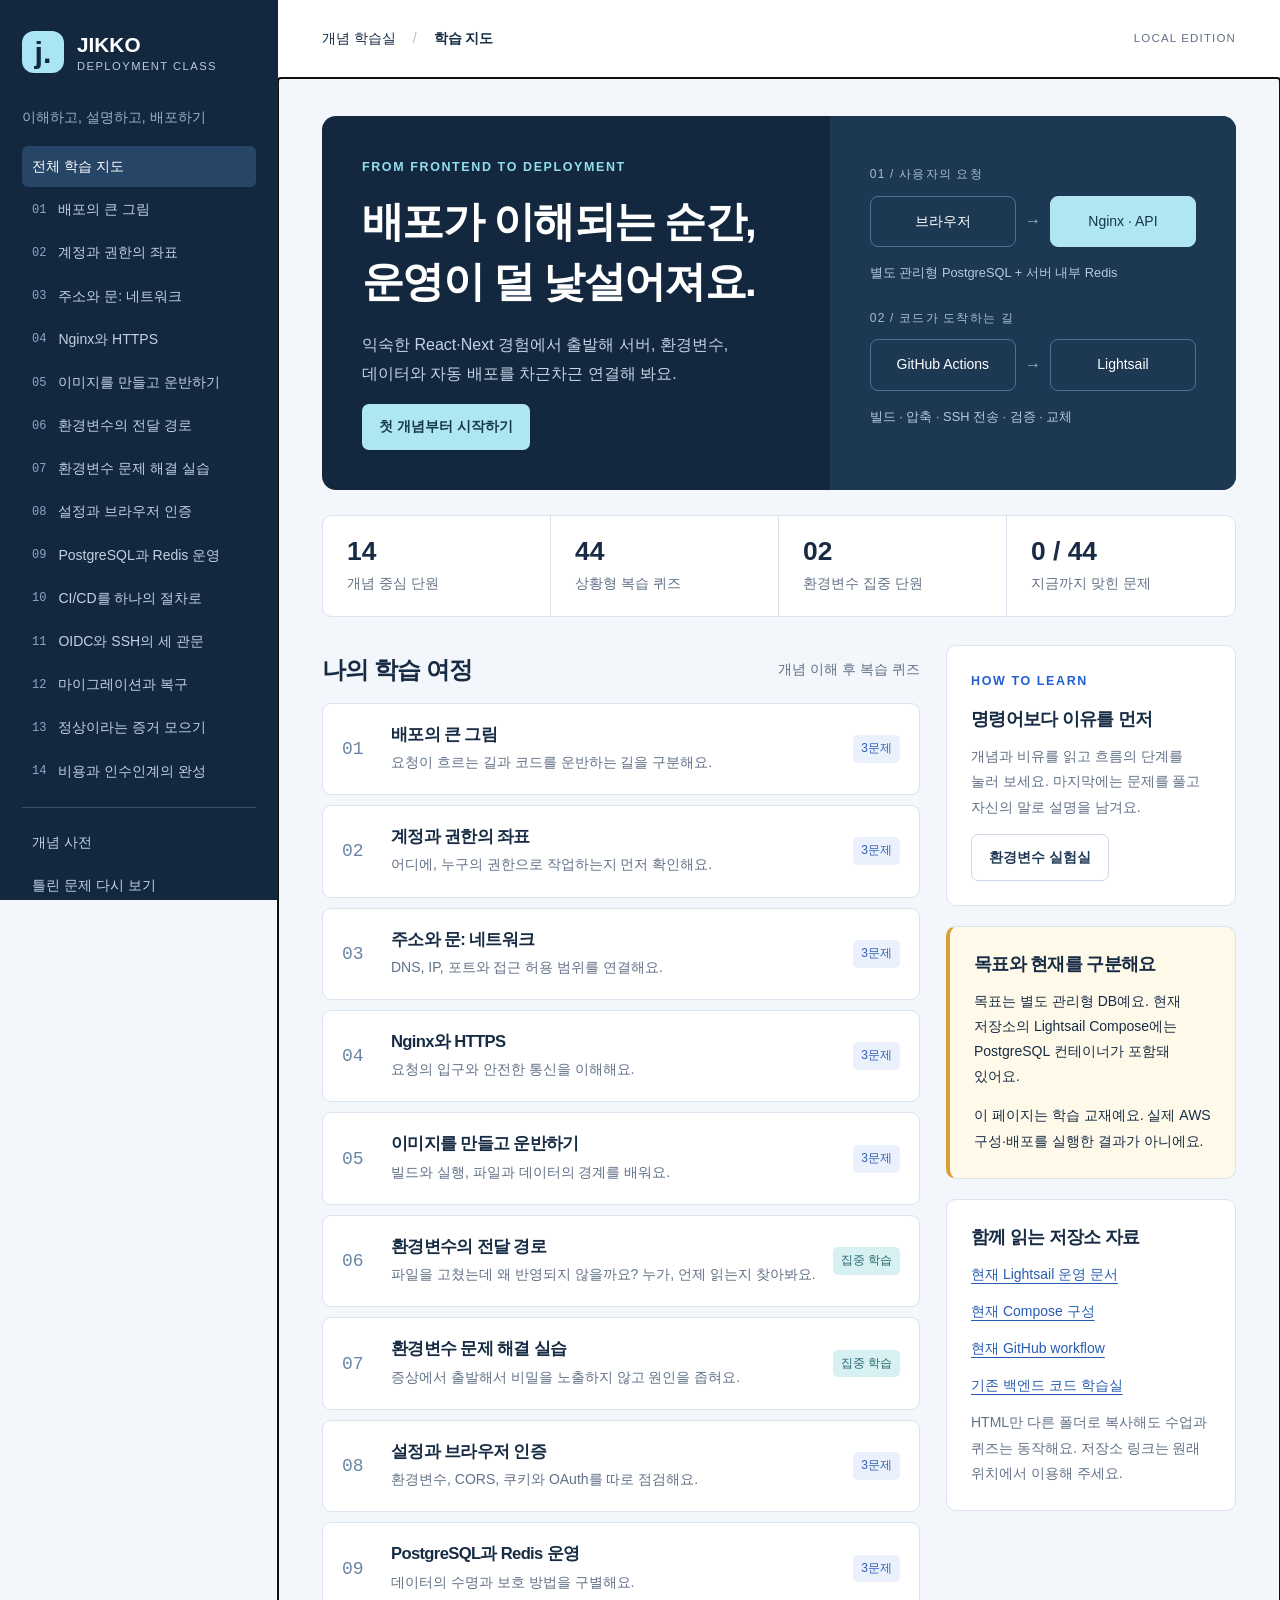
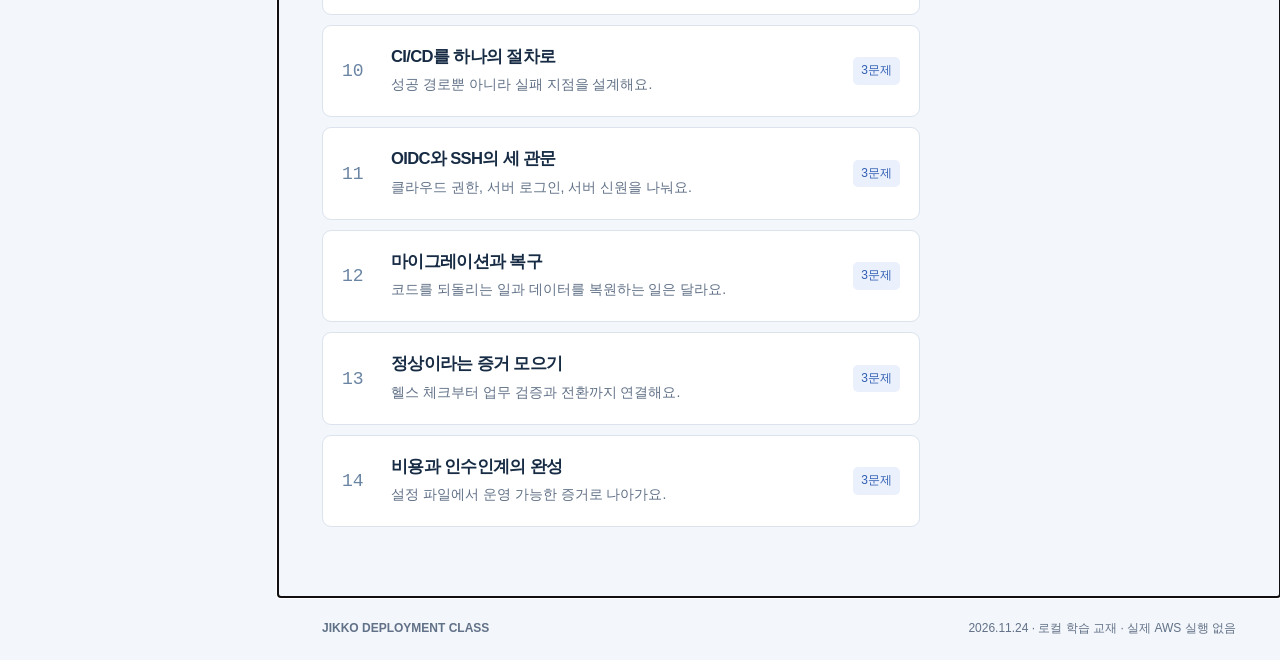
<file: index.html>
<!doctype html>
<html lang="ko"><head><meta charset="utf-8"><meta name="viewport" content="width=device-width, initial-scale=1"><meta name="description" content="React 개발자를 위한 Lightsail 배포 개념 수업. 환경변수부터 Docker, CI/CD, DB 복구까지 개념과 복습 퀴즈로 배워요."><title>배포 개념 교실 · JIKKO</title><style>:root{font-family:'Pretendard','Segoe UI','Malgun Gothic',sans-serif;color:#172c44;background:#f3f6fa;font-size:16px;line-height:1.8;--nav:#13283f;--blue:#225ed4;--muted:#617187;--border:#dbe3ee}*{box-sizing:border-box}body{margin:0}a{color:inherit;text-decoration:none}button,input,textarea,select{font:inherit}button,a,input,textarea,select{touch-action:manipulation}button{cursor:pointer}button:disabled{opacity:.5;cursor:default}a:focus-visible,button:focus-visible,input:focus-visible,textarea:focus-visible,select:focus-visible{outline:3px solid #2e79e9;outline-offset:4px}h1,h2,h3,p{margin-top:0}h1,h2,h3{line-height:1.4;letter-spacing:-.04em}p{overflow-wrap:anywhere;word-break:keep-all}h1{font-size:clamp(2rem,3.3vw,3rem)}h2{font-size:1.5rem}h3{font-size:1.15rem}small{font-size:.875rem}.skip{position:fixed;left:16px;top:-100px;z-index:60;background:white;padding:12px}.skip:focus{top:10px}#sidebar{position:fixed;inset:0 auto 0 0;width:278px;background:var(--nav);color:#c1d0e2;padding:30px 22px;overflow-y:auto;z-index:30;display:flex;flex-direction:column}.brand{display:flex;align-items:center;gap:13px;color:white;font-size:1.3rem;font-weight:750;line-height:1.4}.brand b{width:42px;height:42px;background:#a9e5f4;color:var(--nav);border-radius:12px;text-align:center;font-size:1.9rem}.brand small{display:block;font-size:.7rem;letter-spacing:.13em;font-weight:500;color:#b9c9db}.nav-label{font-size:.875rem;margin:30px 0 14px;color:#9bb1c9}#nav a{display:flex;gap:12px;align-items:center;font-size:.875rem;padding:8px 10px;border-radius:6px;margin:2px 0}#nav a span{font:12px Consolas,monospace;color:#8da8c7}#nav a:hover{background:#223c57}#nav a.active{background:#274667;color:#fff}#nav .tools{border-top:1px solid #34506d;margin-top:15px;padding-top:12px}.side-bottom{margin-top:30px;padding-top:18px;border-top:1px solid #34506d}.side-bottom span{font-size:.9rem;display:block}.side-bottom small{display:block;font-size:.78rem;color:#9fb4cb;margin-top:9px}progress{width:100%;height:7px;accent-color:#8cdaef}.shell{margin-left:278px}header{height:78px;padding:0 44px;border-bottom:1px solid var(--border);display:flex;align-items:center;gap:15px;background:#fff;font-size:.875rem}header i{font-style:normal;margin:0 13px;color:#b2c0cf}header small{margin-left:auto;letter-spacing:.1em;font-size:.72rem;color:var(--muted)}#menu{display:none;border:0;background:transparent;font-size:1.3rem}main{padding:38px 44px 60px;max-width:1450px;margin:auto;min-height:80vh}.eyebrow{font-size:.78rem;letter-spacing:.13em;color:var(--blue);font-weight:750;margin-bottom:14px}.hero{background:var(--nav);color:white;border-radius:14px;display:grid;grid-template-columns:1.25fr 1fr;overflow:hidden;margin-bottom:25px}.hero-text{padding:40px}.hero .eyebrow{color:#92deef}.hero h1{margin-bottom:20px}.hero p{color:#c2d2e3;max-width:540px}.hero-art{padding:40px;background:#1d3852;display:flex;flex-direction:column;justify-content:center;gap:10px}.path-label{font-size:.75rem;letter-spacing:.1em;color:#a4bed7}.node-row{display:flex;gap:9px;align-items:center}.node{border:1px solid #51718f;border-radius:8px;padding:12px;text-align:center;flex:1;font-size:.875rem}.node.accent{background:#b0e6f1;color:#15364b;border-color:#b0e6f1}.connector{color:#90bed3}.hero-art .sub{font-size:.8rem;color:#b7cade;margin:4px 0 14px}.btn{display:inline-block;padding:10px 17px;border:1px solid #cbd8e7;background:#fff;color:#213b57;border-radius:7px;font-weight:650;font-size:.875rem}.btn.primary{background:var(--blue);border-color:var(--blue);color:#fff}.hero .btn{background:#afe7f0;border:0;color:#17394b}.stats{display:grid;grid-template-columns:repeat(4,1fr);background:#fff;border:1px solid var(--border);border-radius:10px;margin-bottom:28px}.stats div{padding:18px 24px;border-right:1px solid var(--border)}.stats div:last-child{border:0}.stats strong{font-size:1.65rem;display:block;line-height:1.35}.stats span{font-size:.875rem;color:var(--muted)}.columns{display:grid;grid-template-columns:minmax(0,1fr) 290px;gap:26px}.panel{background:#fff;border:1px solid var(--border);border-radius:10px;padding:24px;margin-bottom:20px}.panel h3{margin-bottom:12px}.panel p:last-child{margin-bottom:0}.muted{color:var(--muted)}.tiny{font-size:.875rem}.notice{border-left:4px solid #db9d36;background:#fff9e9}.notice p{font-size:.875rem}.section-heading{display:flex;align-items:center;justify-content:space-between;margin:8px 0 16px;gap:15px}.section-heading h2{margin:0}.course{display:grid;grid-template-columns:36px 1fr auto;gap:13px;background:white;border:1px solid var(--border);border-radius:9px;padding:19px;margin-bottom:10px;align-items:center}.course:hover{border-color:#6190d2}.course .num{font:18px Consolas,monospace;color:#6a85a3}.course h3{margin:0 0 4px;font-size:1.04rem}.course p{font-size:.875rem;color:var(--muted);margin:0}.badge{font-size:.75rem;background:#eaf0fc;color:#315fb3;padding:3px 8px;border-radius:5px;white-space:nowrap}.badge.focus{background:#d7f0f2;color:#256a70}.lesson-head{max-width:850px}.lesson-head h1{margin-bottom:15px}.lesson-head p{color:var(--muted)}.tabs{display:flex;gap:26px;border-bottom:1px solid var(--border);margin:26px 0}.tabs a{padding:12px 0;font-weight:650;color:var(--muted)}.tabs a.active{color:var(--blue);border-bottom:3px solid var(--blue)}.concept{padding:28px 30px}.concept p{line-height:1.95;margin:0}.concept h2{font-size:1.25rem;margin-bottom:16px}.concept .index{color:#8a9db3;font:14px Consolas,monospace;margin-right:9px}.analogy{background:#e8f1fc;border-color:#c9dcf4}.analogy h3{color:#275aa3}.boundary{font-size:.875rem;padding-top:14px;border-top:1px solid #c6d9ed;margin-top:16px;color:#516985}.sticky{position:sticky;top:20px;align-self:start}.term{margin-bottom:18px}.term:last-child{margin-bottom:0}.term strong{display:block;margin-bottom:5px}.term p{font-size:.875rem;color:var(--muted);margin:0}.reference a{display:block;color:#285cb1;font-size:.875rem;text-decoration:underline;text-underline-offset:4px;margin:12px 0;overflow-wrap:anywhere}.flow{display:grid;grid-template-columns:repeat(4,1fr);gap:8px;margin-bottom:14px}.flow button{border:1px solid var(--border);border-radius:7px;background:#f6f8fc;padding:14px 8px;font-size:.875rem;text-align:left}.flow button small{display:block;color:#8496af;margin-bottom:5px}.flow button.active{border-color:var(--blue);background:#e9f0fe;color:#204d9d}.flow-detail{background:#f1f5fb;padding:16px 20px;border-radius:6px;min-height:82px}.bottom{display:flex;justify-content:space-between;align-items:center;gap:15px;margin-top:26px}.note{width:100%;min-height:125px;border:1px solid #bccce0;border-radius:7px;padding:13px;margin-top:9px;resize:vertical}.quiz{padding:27px 30px}.quiz h2{font-size:1.2rem}.quiz fieldset{border:0;padding:0;margin:0}.quiz legend{font-size:1.15rem;font-weight:700;margin-bottom:20px;line-height:1.6}.choice{display:flex;align-items:flex-start;gap:12px;padding:14px 16px;border:1px solid var(--border);border-radius:7px;margin:10px 0;cursor:pointer}.choice:has(input:checked){border-color:#5684cf;background:#edf3ff}.choice input{margin-top:7px;accent-color:var(--blue)}.quiz .btn{margin-top:13px}.feedback{margin-top:18px;background:#eaf4f2;border-left:4px solid #338472;padding:17px}.feedback.wrong{background:#fff6e7;border-color:#c18b31}.feedback p{margin:7px 0 0}.quiznav{display:flex;gap:8px;flex-wrap:wrap;margin:20px 0}.quiznav a{padding:7px 13px;border:1px solid var(--border);border-radius:6px;background:white}.quiznav a.active{background:var(--blue);color:white}.quiznav a.done{border-color:#338472}.review-card{display:block}.review-card:hover{border-color:var(--blue)}.search{width:100%;padding:13px;border:1px solid #bdcde1;border-radius:7px;margin:10px 0 24px}.dictionary{display:grid;grid-template-columns:1fr 1fr;gap:16px}.dictionary .panel{margin:0}.dictionary a{font-size:.875rem;color:var(--blue);text-decoration:underline}.lab{background:#eef5fc}.lab-controls{display:grid;grid-template-columns:1fr 1fr;gap:17px;margin:20px 0}.lab label{font-size:.875rem}.lab select{display:block;width:100%;padding:10px;border:1px solid #bbcde3;border-radius:6px;background:#fff;margin-top:7px}.lab-result{background:var(--nav);color:#dce8f7;padding:20px;border-radius:8px}.lab-result strong{color:#ace7ef}.lab-result p{margin:7px 0 0;font-size:.875rem}code{font-family:Consolas,monospace;overflow-wrap:anywhere}pre{overflow:auto;background:#172d45;color:#dce8fa;padding:18px;border-radius:7px;line-height:1.7;font-size:.875rem}.save-label{font-size:.875rem;color:var(--muted)}footer{display:flex;justify-content:space-between;gap:18px;border-top:1px solid var(--border);margin:0 44px;padding:20px 0;color:var(--muted);font-size:.75rem}#shade{position:fixed;inset:0;background:#09182799;z-index:29;border:0}#shade[hidden]{display:none}.empty{text-align:center;padding:50px 20px}
@media(min-width:1500px){.hero-text{padding:48px}.hero-art{padding:48px}}@media(max-width:1150px){#sidebar{width:246px;padding:25px 16px}.shell{margin-left:246px}main{padding:30px 27px}.columns{grid-template-columns:minmax(0,1fr) 240px;gap:18px}header{padding:0 27px}.hero-text,.hero-art{padding:28px}.hero h1{font-size:2.2rem}.concept{padding:24px}.stats div{padding:17px}}@media(max-width:980px){.columns{grid-template-columns:1fr}.sticky{position:static;display:grid;grid-template-columns:1fr 1fr;gap:18px}.hero{grid-template-columns:1fr}.hero-art{display:none}.dictionary{grid-template-columns:1fr}.stats{grid-template-columns:1fr 1fr}.stats div:nth-child(2){border-right:0}.stats div:nth-child(-n+2){border-bottom:1px solid var(--border)}}@media(max-width:720px){#sidebar{transform:translateX(-100%);width:278px}#sidebar.open{transform:translateX(0)}.shell{margin-left:0}#menu{display:block}header{height:64px;padding:0 18px}header small{display:none}header span{font-size:.8rem}header i{margin:0 6px}main{padding:26px 18px 40px}.hero-text{padding:28px 24px}.hero h1{font-size:2rem}.hero p{font-size:.95rem}.course{grid-template-columns:28px 1fr;gap:10px;padding:17px}.course .badge{grid-column:2;justify-self:start}.sticky{display:block}.flow{grid-template-columns:1fr 1fr}.panel,.concept,.quiz{padding:22px}.tabs{gap:22px}.bottom{flex-wrap:wrap}.lab-controls{grid-template-columns:1fr}footer{margin:0 18px;flex-direction:column;gap:5px}.section-heading{flex-wrap:wrap}.lesson-head h1{font-size:1.9rem}}@media print{#sidebar,header,footer,.tabs,.bottom,#menu{display:none}.shell{margin:0}main{padding:0}.columns{display:block}.sticky{position:static}.panel{break-inside:avoid}}@media(prefers-reduced-motion:reduce){*{scroll-behavior:auto!important}}
</style></head>
<body><a class="skip" href="#main">본문으로 이동</a><button id="shade" hidden aria-label="메뉴 닫기"></button>
<aside id="sidebar"><a class="brand" href="#home"><b>j.</b><span>JIKKO<small>DEPLOYMENT CLASS</small></span></a><p class="nav-label">이해하고, 설명하고, 배포하기</p><nav id="nav" aria-label="학습 목차"></nav><div class="side-bottom"><span id="score"></span><progress id="progress" max="44" value="0" aria-label="복습 퀴즈 정답 진행률"></progress><small id="storage-state">진도와 메모는 이 브라우저에 저장돼요.</small></div></aside>
<div class="shell"><header><button id="menu" aria-expanded="false" aria-controls="sidebar" aria-label="학습 메뉴 열기">☰</button><span>개념 학습실 <i>/</i> <strong id="crumb">학습 지도</strong></span><small>LOCAL EDITION</small></header><main id="main" tabindex="-1"></main><footer><b>JIKKO DEPLOYMENT CLASS</b><span>2026.11.24 · 로컬 학습 교재 · 실제 AWS 실행 없음</span></footer></div><noscript>JavaScript를 켜면 개념 수업과 복습 퀴즈를 사용할 수 있어요.</noscript><script>const LESSONS = [{"title": "배포의 큰 그림", "subtitle": "요청이 흐르는 길과 코드를 운반하는 길을 구분해요.", "analogy": "서비스를 식당이라고 생각해 볼까요? GitHub Actions는 조리법을 검수하고 식사 키트를 만드는 공장, Lightsail은 실제 손님을 받는 매장이에요. 배달 트럭이 계속 매장 안에서 음식을 만드는 것은 아니랍니다.", "limit": "컨테이너는 독립된 물리 서버가 아니에요. 같은 서버의 CPU·메모리·커널을 공유하므로 한 서버가 고장 나면 그 안의 API와 Redis도 함께 영향을 받아요.", "sections": [["런타임: 사용자의 요청이 처리되는 시간", "React에서 fetch를 호출한 뒤의 여정을 떠올려 보세요. 브라우저가 API 도메인으로 HTTPS 요청을 보내면 Nginx가 받아 Express 컨테이너로 전달해요. Express는 필요한 데이터를 PostgreSQL에서 읽고 Redis나 외부 인증·결제 서비스를 이용한 뒤 응답해요. 프론트 배포 환경을 바꾸지 않아도 API 주소와 쿠키 조건은 맞아야 해요."], ["배포: 실행할 프로그램을 바꾸는 시간", "GitHub Actions가 소스를 검사하고 Docker 이미지를 만들어요. 압축한 이미지를 SSH로 전달하면 서버는 docker load로 등록하고 그 이미지로 컨테이너를 실행해요. Next의 빌드 결과물을 배포하는 과정과 비슷하지만 여기서는 Node 실행 환경까지 이미지에 포함해요. CI가 끝난 뒤에도 서버는 독립적으로 요청을 처리해요."], ["학습 목표와 현재 파일을 분리해서 읽어요", "이번 목표는 API 서버 1대 + 별도 관리형 PostgreSQL + 서버 안 Redis예요. 하지만 현재 deploy/lightsail/docker-compose.lightsail.yml에는 postgres 서비스도 있어요. 즉 현재 파일은 DB도 같은 서버에서 실행하는 구성이에요. 이 교재는 목표를 설명하며 기존 파일을 목표 구성으로 바꾸거나 실제 AWS 상태를 확인하지 않았어요."], ["ECR이 없다는 말의 의미", "ECR은 이미지 보관·전달을 위한 레지스트리예요. 이번에는 이미지 파일을 직접 전송하므로 ECR이 필요하지 않아요. 대신 이미지 보관, 전달 실패, 디스크 정리와 정상 버전 추적을 배포 절차가 책임져야 해요."]], "terms": [["런타임", "사용자의 요청을 실제 처리하는 실행 환경과 시간이에요."], ["CI/CD", "변경을 검증하고 배포 가능한 결과물을 만들어 전달하는 과정이에요."], ["관리형 서비스", "공급자가 일부 운영을 맡지만 데이터 모델·접근 권한·복구 검증까지 대신해 주지는 않아요."]], "flow": [["브라우저", "프론트는 기존 환경을 유지하고 API로 요청해요."], ["Nginx", "HTTPS를 받고 같은 호스트의 API로 전달해요."], ["Express", "인증·검증·업무 로직을 실행해요."], ["PostgreSQL · Redis", "DB는 서버 밖 관리형, Redis는 서버 안 컨테이너가 목표예요."]], "questions": [{"q": "GitHub Actions 작업이 끝나면 API도 종료될까요?", "options": ["네, CI가 서버이기 때문이에요.", "아니요, Lightsail에서 컨테이너가 계속 실행돼요.", "Redis가 API를 대신 실행해요."], "answer": 1, "why": "Actions는 배포 작업을 수행하는 실행기예요. 상시 서비스의 실행 장소는 Lightsail이에요."}, {"q": "현재 Compose의 postgres 서비스를 보고 올바르게 판단한 것은?", "options": ["관리형 DB 연결이 완료됐어요.", "별도 관리형 DB 목표와 현재 파일 사이에 차이가 있어요.", "PostgreSQL은 SQL DB가 아니에요."], "answer": 1, "why": "컨테이너 DB와 관리형 DB는 운영 주체와 장애 범위가 달라요. 파일의 존재는 AWS 배포 완료의 증거도 아니에요."}, {"q": "ECR을 사용하지 않을 때 새로 책임져야 하는 일은?", "options": ["이미지 파일 전달·보관·정상 버전 추적", "SQL 문법 변경", "프론트엔드 전체 재작성"], "answer": 0, "why": "레지스트리가 없어진 자리를 파일 전송과 서버의 이미지 관리 절차가 채워요."}], "refs": [["Docker의 구성 요소", "https://docs.docker.com/get-started/docker-overview/"]]}, {"title": "계정과 권한의 좌표", "subtitle": "어디에, 누구의 권한으로 작업하는지 먼저 확인해요.", "analogy": "회사 건물의 안내 데스크에 내 이름이 등록되어 있는 것과, 특정 사무실의 출입증으로 들어온 것은 달라요. Identity Center 사용자 정보는 신원 정보이고, 실제 AWS 계정·역할은 지금 들어와 있는 사무실과 출입증에 가까워요.", "limit": "AWS 계정은 단순 폴더보다 강한 보안·과금 경계예요. 역할을 바꾸거나 계정을 전환하면 같은 명령도 전혀 다른 리소스에 적용될 수 있어요.", "sections": [["계정 · 주체 · 리전은 서로 다른 질문이에요", "계정 ID는 어느 조직의 리소스와 비용인지, 현재 인증 주체는 누가 어떤 역할로 요청하는지, 리전은 리소스를 어디에 만들지 알려 줘요. 이번 목표 리전은 서울 ap-northeast-2예요. Identity Center 사용자 상세 화면만으로 운영 계정에 들어왔다고 판단하면 안 돼요."], ["읽기 확인부터 시작하는 이유", "aws sts get-caller-identity는 현재 자격증명의 Account와 Arn 등을 확인하는 읽기 명령이에요. 이것으로 계정과 주체를 확인하고 Lightsail 리소스 목록·고정 IP·DB·S3 용도를 대조해요. 목록에 보이는 것만으로 재사용을 결정하지 말고 운영 중인 사용자와 변경 영향을 확인해야 해요. 이 교재에서는 해당 AWS 명령을 실행하지 않았어요."], ["인증과 인가는 한 단계가 아니에요", "인증은 누구인지 확인하는 일, 인가는 무엇을 해도 되는지 결정하는 일이에요. 프론트에서 로그인 상태여도 관리자 API 호출이 허용되는 것은 아니죠. AWS에서도 로그인 성공과 Lightsail 방화벽 변경 권한은 별개예요. CI에는 필요한 리소스와 작업으로 제한한 역할을 주고 관리자 장기 키를 넣지 않아요."]], "terms": [["Principal", "AWS 요청을 수행하는 사용자·역할 세션 같은 주체예요."], ["IAM Role", "필요할 때 임시 자격증명으로 맡는 권한 묶음이에요."], ["최소 권한", "담당 작업에 필요한 범위만 허용하는 설계 원칙이에요."]], "flow": [["계정 확인", "예상 회사 계정인지 확인해요."], ["주체 확인", "사용자와 맡은 역할을 확인해요."], ["서울 리전", "리소스 위치를 맞춰요."], ["기존 자원 조사", "재사용 가능성과 영향 범위를 판단해요."]], "questions": [{"q": "Identity Center에 내 이름이 보여요. 바로 서버를 만들어도 될까요?", "options": ["네, 이름이면 충분해요.", "계정 ID·현재 주체·리전을 더 확인해요.", "리전은 생성 후에만 확인해요."], "answer": 1, "why": "사용자 정보 화면은 특정 운영 계정의 역할 세션을 확인하는 절차를 대신하지 못해요."}, {"q": "CI에 필요한 것은 임시 SSH 방화벽 변경뿐이에요. 적절한 권한은?", "options": ["팀원 AdministratorAccess 키", "모든 AWS 서비스 전체 권한", "대상 리소스·작업을 제한한 역할"], "answer": 2, "why": "배포가 침해되더라도 피해 범위를 제한할 수 있도록 설계해요."}, {"q": "서울에서 DB를 못 찾았어요. 가장 먼저 할 일은?", "options": ["동일 DB를 새로 생성", "기존 DB 삭제", "계정과 리전, 리소스 목록을 다시 대조"], "answer": 2, "why": "잘못된 계정·리전을 보고 있는지부터 확인하면 중복 비용과 실수를 줄일 수 있어요."}], "refs": [["현재 인증 주체 확인", "https://docs.aws.amazon.com/cli/latest/reference/sts/get-caller-identity.html"]]}, {"title": "주소와 문: 네트워크", "subtitle": "DNS, IP, 포트와 접근 허용 범위를 연결해요.", "analogy": "도메인은 주소록에 적힌 이름, IP는 건물 주소, 포트는 접수 창구 번호예요. 방화벽은 어떤 출발지에서 그 창구까지 올 수 있는지 정하는 출입 통제선이에요.", "limit": "문에 도착했다고 업무 권한을 얻는 것은 아니에요. 방화벽 통과 뒤에도 SSH 인증이나 API의 로그인·소유권 검증이 필요해요.", "sections": [["DNS와 고정 IPv4", "DNS의 A 레코드는 도메인을 IPv4 주소로 연결해요. 고정 IPv4를 서버에 연결하면 서버 교체 때 주소를 유지하는 데 도움이 돼요. DNS 변경은 캐시와 TTL 때문에 모든 사용자에게 즉시 반영되지 않아요. 프론트의 API URL, DNS, TLS 인증서의 도메인은 함께 맞아야 해요."], ["127.0.0.1:8080:8080을 읽어 볼까요?", "Compose의 포트 매핑은 호스트 주소:호스트 포트:컨테이너 포트예요. 127.0.0.1:8080:8080이면 호스트의 로컬 접근만 API 컨테이너로 전달돼요. 호스트 Nginx가 이 주소에 접근하고 외부 사용자는 443으로 Nginx에 접근해요. Express는 컨테이너 안에서 전달받을 수 있는 주소에 listen해야 해요. 컨테이너 안의 localhost와 호스트 localhost는 서로 달라요."], ["DB·Redis는 고객용 출입구가 필요 없어요", "Redis는 Docker 내부 네트워크에서 API만 사용하고 호스트 포트를 공개하지 않아요. 목표의 관리형 DB는 공개 모드를 끄고 공급자가 허용하는 같은 리전의 사설 연결 경로를 확인해요. 사설 경로가 있다고 TLS·비밀번호가 필요 없어지는 것은 아니에요. IPv4뿐 아니라 IPv6 경로도 의도치 않게 열려 있는지 점검해요."], ["/32는 한 주소만 허용한다는 뜻이에요", "IPv4 CIDR의 /32는 주소 1개를 가리켜요. 배포 실행기의 현재 IPv4/32를 SSH 22에 잠시 허용하면 전 세계를 뜻하는 0.0.0.0/0보다 범위를 좁힐 수 있어요. 담당자의 기존 접근 규칙과 배포용 임시 규칙은 구분해서 관리해야 해요."]], "terms": [["DNS", "이름을 주소로 해석하는 체계예요."], ["Loopback", "현재 네트워크 공간의 자기 자신을 가리키는 주소예요."], ["CIDR", "IP 주소 범위를 접두사 길이로 표현하는 표기예요."]], "flow": [["api 도메인", "DNS가 서버 고정 IP를 알려 줘요."], ["443 포트", "방화벽을 통과한 HTTPS가 Nginx에 도착해요."], ["호스트 127.0.0.1:8080", "외부 직접 접근 없이 API에 전달해요."], ["내부 데이터 연결", "API가 DB와 Redis에 접근해요."]], "questions": [{"q": "API 포트를 8080:8080으로만 공개하면 생길 수 있는 문제는?", "options": ["Nginx를 우회하는 직접 접근", "DB가 자동 암호화됨", "DNS 캐시가 사라짐"], "answer": 0, "why": "호스트 주소를 제한하지 않은 공개는 외부 인터페이스에도 바인딩될 수 있어요. 목표는 loopback 전용이에요."}, {"q": "API 컨테이너의 localhost로 호스트 Nginx를 찾을 수 있나요?", "options": ["언제나 가능해요.", "localhost는 해당 컨테이너 자신이므로 같지 않아요.", "DNS가 없을 때만 가능해요."], "answer": 1, "why": "네트워크 네임스페이스가 다르다는 점이 Docker 연결 문제의 중요한 출발점이에요."}, {"q": "DNS를 이전 IP로 되돌렸어요. 모든 요청이 즉시 복구될까요?", "options": ["네, TTL과 무관해요.", "네, 고정 IP면 즉시예요.", "아니요, 캐시 때문에 전환이 섞여 보일 수 있어요."], "answer": 2, "why": "전환·복귀 시간 동안 양쪽 환경 상태와 DNS 캐시를 고려해야 해요."}], "refs": [["Docker 포트 공개", "https://docs.docker.com/engine/network/port-publishing/"]]}, {"title": "Nginx와 HTTPS", "subtitle": "요청의 입구와 안전한 통신을 이해해요.", "analogy": "Nginx는 건물의 대표 안내 데스크예요. 손님은 대표 번호로 연락하고 안내 데스크가 내부 담당자에게 전달해요. TLS 인증서는 이 안내 데스크가 정말 그 도메인의 담당자인지 확인하는 신분증 역할도 해요.", "limit": "HTTPS는 전송 경로를 보호해요. 잘못된 권한 검사나 SQL 로직을 고쳐 주지는 않아요. 인증서가 정상이어도 로그인·결제가 실패할 수 있어요.", "sections": [["Reverse proxy와 TLS 종료", "브라우저는 Nginx와 TLS 연결을 맺고 Nginx가 Express에 별도의 HTTP 요청을 전달해요. 이를 TLS 종료라고 해요. 이번 구성은 같은 호스트의 loopback을 이용하지만 DB로 가는 연결의 TLS는 별도로 설정해야 해요. 웹 HTTPS 인증서 하나가 모든 통신을 암호화하지는 않아요."], ["프록시를 지나면 원래 요청 정보가 필요해요", "Express가 보는 직접 연결 상대는 Nginx예요. 원래 IP와 HTTPS 여부를 전달하는 헤더가 필요하며 Express의 trust proxy 설정은 신뢰할 프록시 경계에 맞아야 해요. 임의의 전달 헤더를 모두 믿으면 IP 기반 제한이나 보안 판단이 잘못될 수 있어요."], ["발급보다 갱신까지가 운영이에요", "인증 기관은 도메인 제어권을 확인한 뒤 인증서를 발급해요. HTTP-01 방식은 80번 포트의 challenge 경로를 사용하는 방식이고 DNS-01은 DNS TXT 기록을 사용해요. 자동 갱신 작업과 갱신 후 Nginx가 새 인증서를 읽는 reload, 만료 알림까지 확인해요. 임시 도메인도 그 이름에 맞는 인증서가 필요해요."]], "terms": [["Reverse proxy", "클라이언트 앞에서 요청을 받아 내부 서버로 전달하는 서버예요."], ["TLS", "암호화와 상대 신원 검증을 제공하는 통신 프로토콜이에요."], ["SNI", "TLS 연결 때 접속할 호스트 이름을 전달하는 기능이에요."]], "flow": [["도메인 검증", "인증 기관이 도메인 제어권을 확인해요."], ["인증서 설치", "Nginx에 인증서와 키를 연결해요."], ["HTTPS 전달", "443에서 API의 로컬 포트로 전달해요."], ["자동 갱신 점검", "갱신·reload·만료 모니터링을 확인해요."]], "questions": [{"q": "Nginx HTTPS를 켰으니 DB 연결도 TLS인가요?", "options": ["네, 서버 전체에 적용돼요.", "아니요, DB 연결은 따로 검증해요.", "Redis만 자동 적용돼요."], "answer": 1, "why": "TLS는 연결마다 설정해요. 브라우저–Nginx와 API–DB는 다른 연결이에요."}, {"q": "인증서 발급에 성공한 다음 꼭 확인할 것은?", "options": ["갱신과 reload, 만료 감시", "API 비밀번호 제거", "모든 포트 공개"], "answer": 0, "why": "발급 한 번의 성공과 몇 달 뒤에도 정상 운영되는 것은 달라요."}, {"q": "프록시 뒤 Express의 IP 정보가 이상해요. 검토할 것은?", "options": ["SQL 인덱스만 수정", "trust proxy와 전달 헤더의 신뢰 경계", "프론트 CSS"], "answer": 1, "why": "신뢰 가능한 프록시에서 전달된 정보인지 확인해야 해요."}], "refs": [["Nginx 입문", "https://nginx.org/en/docs/beginners_guide.html"], ["인증서 challenge", "https://letsencrypt.org/docs/challenge-types/"], ["Express 프록시 설정", "https://expressjs.com/en/guide/behind-proxies.html"]]}, {"title": "이미지를 만들고 운반하기", "subtitle": "빌드와 실행, 파일과 데이터의 경계를 배워요.", "analogy": "Docker 이미지는 검수된 설치 키트, 컨테이너는 그 키트로 차린 작업 공간이에요. 볼륨은 작업 공간을 바꿔도 남겨야 하는 별도 보관함이에요.", "limit": "이미지가 동일해도 환경변수·외부 DB·CPU 아키텍처가 다르면 실행 결과는 달라질 수 있어요. 재현성은 이미지뿐 아니라 설정과 의존 서비스도 함께 관리해야 얻을 수 있어요.", "sections": [["이미지와 컨테이너와 볼륨", "이미지는 실행 파일·Node 환경·라이브러리의 층으로 구성돼요. 컨테이너는 이미지에서 시작한 실행 인스턴스이고 쓰기 가능한 층을 갖지만 교체하면 그 층의 변경은 잃을 수 있어요. Redis 데이터처럼 남겨야 할 것은 볼륨으로 분리해요. docker compose down -v는 볼륨도 제거하므로 배포 절차에 넣지 않아요."], ["서버에서 빌드하지 않는 이유", "2GB 서버에서 npm 설치와 이미지 빌드를 하면 서비스와 CPU·메모리·디스크를 경쟁해요. GitHub에서 빌드하고 서버는 결과물만 실행하도록 역할을 나눠요. Node 22 기반 이미지와 서버 CPU 아키텍처도 맞춰야 해요. npm ci는 lockfile을 기준으로 의존성을 설치하지만 그것만으로 전체 공급망 검증이 끝나지는 않아요."], ["SHA 태그와 체크섬은 다른 식별자예요", "커밋 SHA 태그는 어느 소스에서 만들었는지 추적하기 위한 이름이에요. 태그 자체는 재지정할 수 있어 불변성은 절차로 지켜야 해요. 압축 파일의 SHA-256 체크섬은 전송 전후 파일이 같은지 확인해요. 공격자가 파일과 체크섬을 모두 바꿀 수 있다면 체크섬만으로 출처를 증명할 수 없어요. SSH의 신뢰 검증이 함께 필요해요."], ["save와 load, 그리고 보관", "docker save는 이미지와 태그 정보를 파일로 내보내고 gzip은 전송 크기를 줄여요. 서버에서 검증 후 docker load로 이미지를 등록해도 컨테이너는 아직 바뀌지 않아요. 새 이미지로 실행하는 단계가 따로 필요해요. 정상 이미지와 롤백 이미지를 남긴 뒤 나머지를 정리하고 압축 파일·이미지 층·로그를 포함한 디스크 여유를 확인해요."]], "terms": [["Image", "실행 환경과 프로그램을 담은 배포 단위예요."], ["Container", "이미지를 실행한 격리된 프로세스 환경이에요."], ["Volume", "컨테이너 교체와 별개로 유지할 저장 공간이에요."]], "flow": [["build · SHA 태그", "CI에서 소스와 실행 환경을 묶어요."], ["save · gzip", "이미지를 압축 파일로 운반해요."], ["checksum · load", "서버에서 파일 검증 뒤 등록해요."], ["컨테이너 교체", "등록된 새 이미지로 API를 실행해요."]], "questions": [{"q": "docker load가 성공했어요. 새 API가 실행 중인가요?", "options": ["아니요, 컨테이너 교체가 따로 필요해요.", "네, 자동으로 바뀌어요.", "DB도 새 이미지로 바뀌어요."], "answer": 0, "why": "load는 이미지 등록이고 실행 프로세스를 교체하는 명령은 아니에요."}, {"q": "압축 파일과 체크섬을 둘 다 공격자가 바꾸었다면?", "options": ["체크섬이 출처까지 보장해요.", "체크섬만으로는 공격을 판별할 수 없어요.", "커밋 태그가 암호 키예요."], "answer": 1, "why": "무결성 비교와 신뢰할 수 있는 출처 확인을 구분하세요."}, {"q": "배포 후 Redis 데이터가 사라졌어요. 위험한 명령은?", "options": ["docker image save", "docker image load", "docker compose down -v"], "answer": 2, "why": "-v는 볼륨 삭제를 포함해요. API 버전 교체 때문에 데이터 저장소를 제거하면 안 돼요."}], "refs": [["이미지 저장", "https://docs.docker.com/reference/cli/docker/image/save/"], ["볼륨", "https://docs.docker.com/engine/storage/volumes/"]]}, {"title": "환경변수의 전달 경로", "subtitle": "파일을 고쳤는데 왜 반영되지 않을까요? 누가, 언제 읽는지 찾아봐요.", "analogy": "환경변수 파일을 주문서라고 생각해 보세요. 주문서를 책상 위에 놓는 것과 요리사에게 전달하는 것은 달라요. Compose는 주문서를 읽어 실행 구성을 만들고, 컨테이너는 생성될 때 전달받은 주문대로 시작해요.", "limit": "환경변수는 실시간 공유 상태가 아니에요. React state를 바꾸듯 파일 수정이 실행 중인 모든 프로세스에 자동 전파되지 않아요.", "sections": [["첫 번째 질문: 누가 이 파일을 읽나요?", "파일 이름이 .env라고 모든 도구가 자동으로 읽지는 않아요. Compose의 기본 .env 또는 --env-file은 YAML의 ${NAME} 치환에 쓰여요. 서비스의 env_file은 컨테이너 환경에 변수를 넣는 역할이에요. Node 앱의 dotenv는 앱이 명시적으로 호출할 때 파일을 process.env로 읽어요. 이 세 독자를 먼저 구별하면 “파일에는 있는데 앱에는 없다”를 추적할 수 있어요."], ["두 번째 질문: 같은 이름을 누가 덮어쓰나요?", "컨테이너에 주입할 값은 서비스 environment가 env_file보다 우선해요. 따라서 environment에 DB_HOST: postgres가 고정돼 있다면 env_file의 DB_HOST를 관리형 DB 주소로 바꿔도 그 값이 이기지 못해요. 현재 Compose에는 DATABASE_URL을 빈 문자열로 설정하고 DB_HOST를 postgres로 강제하는 부분이 있어요. 파일을 복사하기 전에 이 설정과 앱의 DB URL 생성 로직을 함께 확인해야 해요. Dockerfile ENV는 실행 시 주입값에 덮어써질 수 있어요."], ["우리 코드에서 한 번 더 덮어쓰는 곳", "config/loadEnv.js는 .env를 읽고, 호출 전에 있던 NODE_ENV 값으로 .env.production 같은 파일을 선택해 override: true로 읽어요. 즉 그 파일이 존재하면 이미 주입된 process.env도 바뀔 수 있어요. NODE_ENV를 첫 .env 안에서만 설정하면 여기서는 두 번째 파일 선택에 반영되지 않는다는 점도 주의하세요. scripts/run-prisma.js는 첫 .env를 읽은 뒤 NODE_ENV를 확인하므로 읽는 시점이 달라요. Docker 주입 우선순위를 확인한 뒤 앱 내부 로더까지 따라가야 최종값을 알 수 있어요."], ["운영 이미지에 그 파일이 실제로 있나요?", "현재 .dockerignore는 .env와 .env.*를 제외하고 .env.example만 허용해요. 따라서 정상적으로 빌드한 이미지에는 로컬 .env.production이 자동 복사되지 않아요. 앱 로더에 override 코드가 있다는 사실만으로 지금 운영값을 덮어쓰고 있다고 단정할 수는 없어요. 별도 마운트나 수동 복사로 파일이 존재하는지, 프로세스 작업 디렉터리가 어디인지까지 확인해야 해요."], ["세 번째 질문: 언제 읽나요?", "Docker build의 ARG는 빌드용, 컨테이너 environment는 실행용이에요. GitHub의 Secrets에 저장했다고 서버 컨테이너로 자동 전달되지는 않아요. workflow가 어디서 사용하는지 확인해야 해요. Next 공개 환경변수는 빌드 시 번들에 반영되는 경우가 있지만, Express의 process.env는 프로세스 환경을 읽어요. 다만 모듈 로딩 때 const로 저장했다면 이후 변경도 그 상수에 자동 반영되지 않아요."], ["restart와 recreate를 구분해요", "Compose 설정이나 env_file을 바꾼 뒤 docker compose restart만 실행하면 기존 컨테이너의 생성 환경이 유지돼요. 변경한 실행 구성을 적용하려면 해당 서비스 컨테이너를 재생성해야 해요. 예를 들어 검토한 Compose와 환경 파일을 명시하고 up -d --no-deps --force-recreate api를 사용하는 방식이 있어요. 이는 API 중단을 동반할 수 있는 운영 변경이며 이 교재에서 실행하지 않아요. 이미지에 구워진 빌드 설정을 바꿀 때는 CI 재빌드가 별도로 필요해요."], ["값은 기본적으로 문자열이에요", "process.env.FLAG의 \"false\"는 JavaScript에서 truthy예요. if (process.env.FLAG)로 참·거짓을 판단하면 의도와 다르게 켜질 수 있어요. FLAG === \"true\"처럼 허용한 값을 명시적으로 해석하고 숫자는 변환 후 유한값·범위를 검증해요. 빈 문자열, 아예 없음(undefined), \"false\"는 서로 다른 값이에요. Python의 os.environ도 문자열이라는 점을 떠올려 보세요."]], "terms": [["Interpolation", "Compose가 ${NAME} 자리에 값을 넣어 설정을 만드는 과정이에요."], ["env_file", "서비스 컨테이너에 환경변수를 주입할 파일을 지정하는 항목이에요."], ["Recreate", "변경된 생성 설정으로 컨테이너를 새로 만드는 일이에요."]], "flow": [["설정 원본", "셸·Compose 치환 파일·서비스 env_file을 구분해요."], ["Compose 해석", "environment와 치환 결과가 최종 구성을 만들어요."], ["컨테이너 생성", "새 프로세스에 환경을 주입해요."], ["앱 해석", "process.env를 문자열로 읽고 검증·변환해요."]], "questions": [{"q": "env_file에 새 DB_HOST를 넣었지만 environment에 postgres가 있어요. 결과는?", "options": ["새 주소가 항상 이겨요.", "environment의 postgres가 우선해요.", "둘을 합쳐 연결해요."], "answer": 1, "why": "서비스 environment가 env_file 값을 덮어써요. 현재 저장소에서도 꼭 확인할 충돌이에요."}, {"q": "env_file을 수정하고 restart했는데 값이 그대로예요. 이유는?", "options": ["기존 생성 환경으로 같은 컨테이너를 재시작했기 때문", "Redis 캐시 때문이라고 확정", "파일 이름을 무조건 .env.local로 바꿔야 함"], "answer": 0, "why": "주입 환경 변경은 서비스 재생성이 필요해요. 먼저 어떤 Compose 파일과 환경 파일을 사용했는지도 확인해요."}, {"q": "FLAG=\"false\"일 때 if (process.env.FLAG)는?", "options": ["false", "undefined", "참으로 평가돼요."], "answer": 2, "why": "비어 있지 않은 문자열은 truthy예요. boolean 의미로 사용하려면 명시적으로 파싱하세요."}, {"q": "GitHub Secrets에 DB 비밀번호를 등록했어요. API에 자동 반영되나요?", "options": ["아니요, workflow와 서버 런타임의 전달 경로가 필요해요.", "네, 같은 저장소면 자동이에요.", "프론트 번들에만 자동 주입돼요."], "answer": 0, "why": "비밀을 보관하는 장소와 소비하는 프로세스가 다르다는 점을 확인해요."}], "refs": [["Compose 환경변수 우선순위", "https://docs.docker.com/compose/how-tos/environment-variables/envvars-precedence/"], ["Compose 치환", "https://docs.docker.com/compose/how-tos/environment-variables/variable-interpolation/"], ["restart의 적용 범위", "https://docs.docker.com/reference/cli/docker/compose/restart/"], ["Node 환경변수", "https://nodejs.org/api/environment_variables.html"]]}, {"title": "환경변수 문제 해결 실습", "subtitle": "증상에서 출발해서 비밀을 노출하지 않고 원인을 좁혀요.", "analogy": "전등이 안 켜질 때 발전소부터 바꾸지는 않죠. 전구, 스위치, 차단기 순으로 구간을 나누듯 설정 파일, 컨테이너 주입, 앱 해석, 실제 연결을 한 구간씩 확인해 보세요.", "limit": "접속 오류는 설정 누락 외에도 네트워크·권한·인증서·서비스 장애로 생길 수 있어요. 환경변수 한 줄만 고쳐 모든 문제를 설명하려 하지 않는 것이 중요해요.", "sections": [["증상 1: 값이 없거나 예전 값이에요", "사용한 Compose 파일 경로와 --env-file, 서비스 이름을 먼저 확인해요. 작업 디렉터리가 바뀌면 다른 파일을 읽을 수 있어 명시적인 경로가 도움이 돼요. 필수 설정은 시작할 때 누락·빈 값·허용 형식을 검증해서 빠르게 실패하게 해요. 전체 env 출력 대신 특정 키의 존재 여부와 빈 값 여부만 확인하세요. docker compose config나 docker inspect는 비밀이 펼쳐질 수 있으니 출력 전체를 채팅·CI 로그에 붙이지 않아요."], ["증상 2: DB 비밀번호는 맞는데 URL 접속이 실패해요", "postgresql://USER:PASSWORD@HOST:5432/DB 형태에서 @, :, /, #, % 같은 문자는 URL 문법과 충돌할 수 있어요. 비밀번호 구성 요소만 percent-encoding하고 URL 전체를 인코딩하거나 이미 인코딩된 값을 또 인코딩하지 않아요. 예시 가짜 비밀번호 demo@pw는 URL 안에서 demo%40pw가 돼요. 별도 DB_PASSWORD 필드로 드라이버에 전달할 때와 URL에 삽입할 때의 표현은 다를 수 있어요."], ["증상 3: 컨테이너에서만 DB 연결이 안 돼요", "DB_HOST=localhost면 API 컨테이너 자신을 가리켜요. 같은 Compose DB는 서비스 이름 postgres, 목표 관리형 DB는 공급자 endpoint를 사용해요. 이름 해석 → TCP 경로 → TLS 검증 → 계정 인증 → DB·스키마 권한 순서로 나누면 원인을 좁히기 좋아요. TCP 연결 성공만으로 SQL 권한까지 증명되지는 않아요."], ["증상 4: 비밀번호의 $ 뒤가 사라져요", "셸·Compose·dotenv는 각기 인용과 치환 규칙을 갖고 있어요. YAML의 컨테이너 명령에서 $$는 Compose 치환을 피하고 $를 다음 단계로 전달할 때 쓰지만 모든 환경 파일 비밀번호에 일괄 적용하는 규칙은 아니에요. 자신이 편집한 파일을 누가 파싱하는지 확인하고 가짜 특수문자 값으로 먼저 실험하세요. export 문법이나 따옴표를 다른 도구용 파일에 무조건 복사하지 않아요."], ["증상 5: 앱은 되는데 migration은 다른 DB를 봐요", "API 프로세스와 마이그레이션 명령이 동일한 DB·스키마·TLS 설정을 사용하는지 확인해요. DATABASE_URL과 DB_HOST 등 개별 설정이 동시에 있으면 코드의 우선순위를 읽어야 해요. 마이그레이션용 환경을 따로 만들었다면 실제 대상 일치 검증이 특히 중요해요. 로컬 테스트가 운영 DB를 바라보지 않도록 실행 전 대상을 구분하세요."], ["이 저장소의 URL 선택 규칙", "config/prismaClient.js와 scripts/run-prisma.js는 비어 있지 않은 DATABASE_URL을 먼저 사용해요. 없거나 빈 문자열이면 DB_HOST·DB_USER·DB_PASSWORD·DB_NAME으로 조립하며 사용자와 비밀번호에 encodeURIComponent를 적용해요. 따라서 개별 DB_PASSWORD에 이미 %40으로 인코딩한 값을 넣으면 다시 인코딩될 수 있어요. 개별 필드는 원문, 직접 완성하는 URL은 해당 구성 요소를 인코딩한다는 계약을 지켜요. 이 조립 경로에는 관리형 DB의 TLS 옵션을 자동으로 넣는 코드가 없으므로 목표 구성의 TLS 검증을 별도로 준비해야 해요."], ["안전하게 남길 진단 기록", "“키 이름 / 값을 주는 위치 / 읽는 프로세스 / 반영 시점 / 검증 결과”를 표로 기록해 보세요. 예를 들어 DB_HOST는 서비스 environment, API·migration, 재생성 시, 예상 대상 일치 여부로 기록할 수 있어요. 비밀번호·토큰·개인키 원문은 기록하지 않아요. 설정 변경 후 연결과 로그인 등 실제 소비 기능을 다시 확인하면 문제 해결이 완성돼요."]], "terms": [["Percent-encoding", "URL에서 특별한 의미를 가진 문자를 %와 코드로 표현하는 방법이에요."], ["Fail fast", "필수 설정 오류를 시작 단계에서 발견해 모호한 후속 장애를 줄이는 방식이에요."], ["설정 계약", "필수 여부·형식·기본값·사용 주체를 명시한 약속이에요."]], "flow": [["주입 확인", "파일·우선순위·컨테이너 재생성을 확인해요."], ["파싱 확인", "문자열·빈 값·특수문자를 확인해요."], ["연결 계층 확인", "DNS·TCP·TLS·인증·권한을 구분해요."], ["소비 기능 재검증", "API·migration·인증 연동의 실제 동작을 확인해요."]], "questions": [{"q": "가짜 비밀번호 demo@pw를 DB URL 비밀번호 위치에 넣으려면?", "options": ["전체 URL을 encodeURIComponent 처리", "비밀번호 구성 요소를 demo%40pw로 표현", "@ 뒤를 삭제"], "answer": 1, "why": "구성 요소만 인코딩해요. 전체 URL의 ://와 @ 같은 구분자까지 인코딩하면 URL 구조가 깨져요."}, {"q": "설정 문제를 공유할 때 적절한 자료는?", "options": ["printenv 전체", "키 이름·주입 경로·존재 여부·비밀 제거한 오류", "운영 DATABASE_URL 원문"], "answer": 1, "why": "문제 추적에 필요한 구조를 남기고 비밀은 노출하지 않아요."}, {"q": "API 컨테이너에 DB_HOST=localhost를 넣었어요. 어느 곳인가요?", "options": ["관리형 DB 자동 탐색", "호스트 서버", "API 컨테이너 자신"], "answer": 2, "why": "관리형 DB endpoint와 Docker 서비스 이름, localhost의 의미를 분리하세요."}, {"q": "API는 정상인데 migration이 엉뚱한 DB에 적용될 위험을 줄이려면?", "options": ["두 프로세스의 DB 설정과 대상 일치를 확인", "API health만 확인", "migration에서 TLS 제거"], "answer": 0, "why": "설정의 소비자가 둘이면 각자의 주입 경로도 확인해야 해요."}], "refs": [["Prisma 연결 URL", "https://www.prisma.io/docs/orm/reference/connection-urls"], ["Compose 치환 규칙", "https://docs.docker.com/compose/how-tos/environment-variables/variable-interpolation/"]]}, {"title": "설정과 브라우저 인증", "subtitle": "환경변수, CORS, 쿠키와 OAuth를 따로 점검해요.", "analogy": "같은 공연 대본을 서울과 부산에서 공연해도 무대 주소와 출입 비밀번호는 다르죠. 이미지는 대본, 운영 환경변수는 그 공연장의 설정이라고 생각해 보세요.", "limit": "환경변수는 자동 암호화 금고가 아니에요. 프로세스 접근 권한, 파일 권한, 로그 출력과 컨테이너 검사 권한까지 함께 관리해야 해요.", "sections": [["비밀 값은 런타임에 주입해요", "운영 DB 비밀번호와 토큰을 소스·Dockerfile·이미지에 넣지 않아요. .env.example은 필요한 항목의 목록으로 쓰고 값은 운영용으로 준비해요. 서버 환경 파일은 담당 계정만 읽도록 제한하며 로그에 출력하지 않아요. Next의 NEXT_PUBLIC_처럼 브라우저 번들에 노출되는 변수에 비밀을 넣으면 안 된다는 경험을 연결해 보세요."], ["CORS와 쿠키는 서로 다른 관문이에요", "Origin은 scheme·host·port의 조합이에요. CORS는 브라우저에서 다른 origin의 응답을 읽는 것을 통제하며 API 인증이나 방화벽을 대신하지 않아요. 쿠키 전송에는 Domain·Path·Secure·SameSite와 fetch credentials, 브라우저 정책이 관여해요. 쿠키 기반 교차 출처 요청은 정확한 허용 origin과 credentials 설정을 함께 확인해요."], ["인증 연동은 운영 주소와 자격증명으로", "Account v2의 개발 주소·자격증명을 운영에 복사하지 않아요. OAuth callback은 인증 제공자에 등록된 URL과 일치해야 해요. 인증 전환 플래그는 프론트와 기존 운영 방식까지 검증한 후 결정해요. 로그인 버튼이 보이는 것과 콜백·쿠키·갱신·로그아웃이 정상인 것은 다른 결과예요."], ["S3 런타임 권한과 CI 배포 권한", "API가 업로드를 처리할 때 필요한 S3 권한과 Actions가 서버에 배포할 때 필요한 AWS 권한은 용도가 달라요. 각각 필요한 버킷·경로·작업으로 제한해요. Lightsail에서 자격증명 공급 방식을 실제 지원 범위에 맞게 정하고 EC2 역할 방식이 그대로 된다고 가정하지 않아요."]], "terms": [["Origin", "프로토콜·호스트·포트를 합친 출처예요."], ["HttpOnly", "브라우저 JavaScript에서 쿠키 읽기를 제한하는 속성이에요. CSRF 방지는 별도예요."], ["OAuth callback", "인증 처리 후 제공자가 사용자를 돌려보낼 등록 주소예요."]], "flow": [["운영 설정 목록", "예시 파일에서 필요한 항목을 분류해요."], ["비밀 주입", "파일 접근 권한과 로그 노출을 제한해요."], ["브라우저 조건", "CORS·쿠키·callback을 맞춰요."], ["전체 인증 검증", "로그인부터 만료·갱신·로그아웃까지 확인해요."]], "questions": [{"q": "CORS를 설정했으니 curl의 무단 API 호출도 막히나요?", "options": ["네, CORS가 서버 인증이에요.", "아니요, 인증·권한 검증은 별도로 필요해요.", "HTTPS일 때만 막혀요."], "answer": 1, "why": "CORS는 브라우저가 적용하는 교차 출처 응답 접근 정책이에요."}, {"q": "로그인 응답은 200인데 다음 요청에 쿠키가 없어요. 볼 곳은?", "options": ["쿠키 속성·credentials·브라우저 정책", "Docker 이미지 태그만", "SQL 자료형만"], "answer": 0, "why": "HTTP 성공만 보지 말고 브라우저가 쿠키를 저장하고 전송했는지 확인하세요."}, {"q": "CI 배포용 관리자 키를 API S3 설정에도 사용하면?", "options": ["용도가 같아 괜찮아요.", "S3만 알아서 허용돼요.", "권한과 노출 범위가 커져 역할을 분리해야 해요."], "answer": 2, "why": "배포 권한과 런타임 권한을 나누면 사고의 영향 범위를 줄일 수 있어요."}], "refs": [["CORS", "https://developer.mozilla.org/en-US/docs/Web/HTTP/Guides/CORS"], ["쿠키 속성", "https://developer.mozilla.org/en-US/docs/Web/HTTP/Reference/Headers/Set-Cookie"]]}, {"title": "PostgreSQL과 Redis 운영", "subtitle": "데이터의 수명과 보호 방법을 구별해요.", "analogy": "PostgreSQL이 주문 원장이라면 Redis는 빠르게 확인하는 작업대예요. 그런데 작업대에 이메일 인증 코드나 업로드 잠금이 있다면 단순한 메모지라며 마음대로 버릴 수 없겠죠?", "limit": "Redis가 빠르다고 모두 임시 캐시는 아니에요. 데이터의 업무 의미를 먼저 확인해야 삭제·복구·실패 정책을 결정할 수 있어요.", "sections": [["SQL을 아는 것과 DB를 운영하는 것", "익숙한 트랜잭션·인덱스 위에 연결 수, 백업, 패치, 디스크와 장애 복구가 더해져요. 관리형 PostgreSQL은 일부 운영을 공급자가 맡지만 스키마 호환성과 복구 검증은 우리 책임이에요. Standard 구성을 선택했다고 HA가 되는 것은 아니고 별도 서버에 DB가 있다고 API 장애가 없어지는 것도 아니에요."], ["암호화는 저장과 전송을 나눠 봐요", "저장 암호화는 디스크·백업의 데이터 보호, TLS는 연결 중 데이터 보호예요. TLS에서도 암호화 여부와 서버 신원 확인은 달라요. PostgreSQL libpq의 verify-full은 CA 신뢰와 호스트 이름을 확인해요. Prisma 등 클라이언트마다 설정법이 다르므로 그 문자열을 그대로 복사하지 말고 실제 드라이버에 맞춰 설정하고 잘못된 CA·호스트를 거부하는지 검증해요."], ["Redis TTL과 eviction의 차이", "TTL은 업무에서 정한 만료 시간이고 eviction은 메모리 압박 때문에 더 일찍 데이터를 내보내는 정책이에요. 현재 Redis 설정은 인증 코드·rate limit·Vimeo 기록과 잠금 등의 용도를 고려해 noeviction을 사용해요. 한도에 도달하면 일부 쓰기가 실패할 수 있으므로 모니터링과 오류 처리가 필요해요. noeviction이 무한 저장을 뜻하지 않아요."], ["영속성과 메모리 한도도 다른 개념이에요", "AOF는 쓰기를 기록해 재시작 복구를 돕고 everysec 설정은 장애 시 최근 기록 일부를 잃을 가능성이 있어요. 볼륨·백업·복원 시험까지 필요해요. Redis maxmemory는 컨테이너 전체 메모리와 같지 않아서 버퍼 등 여유를 둬요. 2GB 서버에는 OS·Nginx·API·Redis·배포 중 작업까지 들어가므로 합계와 실제 부하를 확인해요."]], "terms": [["TTL", "데이터를 유효하게 유지할 업무상 만료 시간이에요."], ["Eviction", "메모리 부족 시 데이터를 밀어내는 정책이에요."], ["AOF", "Redis 쓰기를 파일에 기록하는 영속화 방식이에요."]], "flow": [["데이터 의미 분류", "주문 원장·인증 코드·잠금을 구별해요."], ["접근과 TLS", "사설 경로·자격증명·서버 신원을 확인해요."], ["저장과 제한", "백업·볼륨·메모리 정책을 정해요."], ["실패와 복원 시험", "메모리 초과와 재시작 후 실제 결과를 확인해요."]], "questions": [{"q": "인증 코드가 TTL 전인데 메모리 부족으로 사라졌어요. 무엇이 작동했나요?", "options": ["DNS", "Eviction", "SQL JOIN"], "answer": 1, "why": "TTL에 의한 정상 만료와 메모리 압박에 의한 조기 삭제는 원인이 달라요."}, {"q": "noeviction을 켜면 용량이 부족해도 모든 쓰기가 성공하나요?", "options": ["네, 메모리가 자동 확장돼요.", "네, 디스크로 전환돼요.", "아니요, 쓰기 실패를 처리해야 해요."], "answer": 2, "why": "임의 삭제를 피하는 대신 쓰기 거절이라는 실패 형태를 운영에서 다뤄야 해요."}, {"q": "DB 연결이 암호화됐다는 사실만으로 충분한가요?", "options": ["CA와 호스트 검증도 확인해요.", "네, 어떤 서버든 안전해요.", "저장 암호화는 자동이에요."], "answer": 0, "why": "암호화된 연결의 상대가 진짜 DB 서버인지도 확인해야 해요."}], "refs": [["PostgreSQL TLS 검증", "https://www.postgresql.org/docs/16/libpq-ssl.html"], ["Redis eviction", "https://redis.io/docs/latest/develop/reference/eviction/"], ["Redis 영속성", "https://redis.io/docs/latest/operate/oss_and_stack/management/persistence/"]]}, {"title": "CI/CD를 하나의 절차로", "subtitle": "성공 경로뿐 아니라 실패 지점을 설계해요.", "analogy": "배포는 택배 발송과 비슷해요. 제품 검사, 포장, 송장, 배송 확인, 설치 확인이 서로 다른 단계예요. 발송 완료를 설치 완료라고 부르면 문제가 생기겠죠?", "limit": "배포는 원자적인 DB 트랜잭션이 아니에요. 앞 단계의 변경이 남은 상태로 다음 단계가 실패할 수 있어 각 단계의 기록과 복구 방법이 필요해요.", "sections": [["검증과 전달과 전환을 나누어요", "checkout → npm ci·검증 → 이미지 build·SHA 태그 → save·gzip → 체크섬과 전송 → 서버 검증·load → 마이그레이션 → API 교체 → 내부·외부 확인 → 결과 기록 순서예요. 실패 시 이미 무엇이 바뀌었는지 알아야 하므로 커밋·이미지 식별자·시간·상태를 남겨요. 로그에는 비밀을 남기지 않아요."], ["수동 실행도 자동화예요", "workflow_dispatch는 사람이 시작하지만 이후 절차는 자동으로 수행할 수 있어요. 처음에는 검증된 커밋을 선택해 수동 배포하고, 검증 완료 후 보호된 브랜치나 릴리스 태그와 연결해요. 현재 workflow는 release/lightsail 조건이 있어요. develop을 안다는 이유로 모든 커밋을 운영에 배포하지 않아요."], ["concurrency는 충돌을 막는 장치예요", "같은 환경의 배포가 겹치면 A가 올린 이미지를 B가 바꾸거나 임시 방화벽 정리가 충돌할 수 있어요. 동일 concurrency group과 cancel-in-progress: false는 진행 중 배포를 새 실행이 강제로 중단하지 않게 해요. 기본 대기 설정에서는 이전 pending 실행이 새 실행으로 대체될 수 있어 모든 요청이 FIFO로 보존된다고 가정하면 안 돼요."], ["성공과 보관의 기준", "현재 정상 버전과 이전 정상 이미지를 남기고 외부 HTTPS 결과까지 기록한 뒤 정리해요. 큰 이미지 파일을 GitHub Artifact에 장기간 쌓지 않아요. CI 시간·저장 용량은 요금 조건에 영향을 줄 수 있어요. 배포 로그는 어떤 단계까지 성공했는지 설명할 수 있을 정도로 남겨요."]], "terms": [["workflow_dispatch", "GitHub에서 수동으로 워크플로를 시작하는 이벤트예요."], ["Runner", "워크플로 명령을 실행하는 컴퓨터예요."], ["Concurrency group", "같은 배포 대상의 실행 충돌을 제어하는 그룹이에요."]], "flow": [["검증·빌드", "테스트하고 실행 이미지를 만들어요."], ["전송·검증", "서버에 전달하고 체크섬을 비교해요."], ["마이그레이션·교체", "DB 변경 후 API 버전을 바꿔요."], ["확인·기록", "상태 확인, 복귀 또는 성공 버전 기록을 해요."]], "questions": [{"q": "수동 실행이면 CI/CD가 아닌가요?", "options": ["네, 반드시 push여야 해요.", "아니요, 시작만 수동이고 절차는 자동화할 수 있어요.", "테스트를 생략해야 수동이에요."], "answer": 1, "why": "트리거와 실행 절차를 구분해요. 초기 운영 검증에는 수동 트리거가 유용해요."}, {"q": "cancel-in-progress: false가 보장하는 것은?", "options": ["진행 중 실행을 새 실행 때문에 취소하지 않음", "모든 pending 요청을 무제한 보관", "DB 자동 복구"], "answer": 0, "why": "기본 pending 대체 동작은 별개예요. 배포마다 실행 이력을 확인해야 해요."}, {"q": "전송 성공 직후 성공 버전으로 기록해도 될까요?", "options": ["네, 파일만 있으면 돼요.", "네, SHA가 있으면 돼요.", "아니요, 실제 교체와 상태 확인까지 필요해요."], "answer": 2, "why": "파일 도착과 서비스 정상 동작은 서로 다른 증거예요."}], "refs": [["GitHub 동시 실행 제어", "https://docs.github.com/en/actions/how-tos/write-workflows/choose-when-workflows-run/control-workflow-concurrency"], ["수동 워크플로 실행", "https://docs.github.com/en/actions/how-tos/manage-workflow-runs/manually-run-a-workflow"]]}, {"title": "OIDC와 SSH의 세 관문", "subtitle": "클라우드 권한, 서버 로그인, 서버 신원을 나눠요.", "analogy": "OIDC는 신원을 확인받고 임시 출입증을 발급받는 절차예요. SSH 개인키는 서버에 제시하는 내 출입증이고, 호스트 키는 내가 방문한 건물이 진짜인지 확인하는 표식이에요.", "limit": "OIDC가 있다고 SSH 인증이 자동 해결되지는 않아요. AWS API 호출과 Linux 서버 로그인은 서로 다른 신뢰 체계예요.", "sections": [["GitHub가 AWS 역할을 맡는 과정", "Actions가 OIDC 토큰을 받고 AWS STS가 역할의 신뢰 정책과 토큰 조건을 확인해 임시 자격증명을 발급해요. 저장소·브랜치 또는 environment와 audience 조건을 제한해요. 실제 토큰 claims와 GitHub 설정을 대조하고 다른 저장소나 허용하지 않은 배포가 역할을 맡지 못하게 해요. id-token: write만 있다고 AWS 관리자 권한이 생기는 것은 아니에요."], ["SSH는 양방향으로 신뢰를 확인해요", "전용 배포 개인키는 CI가 서버에 자신을 증명하는 데 사용해요. known_hosts의 호스트 키는 CI가 서버를 확인하는 데 사용해요. 신뢰할 수 있는 콘솔 등의 경로로 호스트 키를 확인해 등록하고 StrictHostKeyChecking을 끄지 않아요. 접속 때 받은 키를 아무 대조 없이 등록하면 공격자의 키를 신뢰할 수 있어요."], ["임시 /32 허용과 정리", "GitHub 호스팅 실행기 주소는 달라질 수 있어요. 제한된 AWS 역할로 해당 실행기 IPv4/32만 배포 중 허용하고 완료 뒤 제거하는 방식이 가능해요. 생성한 규칙을 기록하고 기존 담당자 규칙은 건드리지 않아요. 실패·취소 정리 단계를 준비해도 실행기 강제 종료 때는 실행되지 못할 수 있으므로 잔여 규칙을 별도로 정기 점검해요."]], "terms": [["OIDC", "외부 신원 제공자의 서명된 신원 정보를 이용하는 표준이에요."], ["Trust policy", "어떤 주체가 AWS 역할을 맡을 수 있는지 정하는 정책이에요."], ["known_hosts", "접속 대상 서버의 신뢰하는 SSH 호스트 키를 보관하는 목록이에요."]], "flow": [["OIDC → AWS", "임시 역할로 제한된 방화벽 작업을 해요."], ["/32 네트워크 허용", "현재 실행기에서 22번까지 도달하게 해요."], ["SSH 쌍방 확인", "사용자 키와 서버 호스트 키를 확인해요."], ["규칙 제거·감사", "종료 시 정리하고 남은 임시 규칙을 점검해요."]], "questions": [{"q": "OIDC 임시 AWS 자격증명을 받았어요. SSH 로그인도 완료됐나요?", "options": ["네, 같은 인증이에요.", "아니요, SSH 키 인증이 별도로 필요해요.", "호스트 키를 삭제하면 돼요."], "answer": 1, "why": "AWS API 권한과 서버 계정 로그인은 서로 다른 관문이에요."}, {"q": "호스트 키 불일치를 없애려고 검증을 끄면?", "options": ["접속 대상 신원 검증을 잃어요.", "암호가 더 강해져요.", "배포 키가 자동 회전해요."], "answer": 0, "why": "서버 재설치 등 정당한 변경인지 신뢰할 수 있는 경로로 확인한 후 키를 갱신해야 해요."}, {"q": "항상 실행되는 정리 단계를 넣었으면 잔여 규칙 점검은 불필요할까요?", "options": ["네, 강제 종료도 보장돼요.", "네, AWS가 모두 제거해요.", "아니요, 실행기 장애를 대비한 별도 점검이 필요해요."], "answer": 2, "why": "정리 코드가 실행될 환경 자체가 사라지는 실패도 고려해야 해요."}], "refs": [["GitHub OIDC와 AWS", "https://docs.github.com/en/actions/how-tos/secure-your-work/security-harden-deployments/oidc-in-aws"], ["OpenSSH 클라이언트 설정", "https://man.openbsd.org/ssh_config"]]}, {"title": "마이그레이션과 복구", "subtitle": "코드를 되돌리는 일과 데이터를 복원하는 일은 달라요.", "analogy": "운영 중인 도서관에서 서가 분류를 바꾼다고 생각해 보세요. 새 안내표를 배포하기 전에 기존 안내표로도 책을 찾을 수 있어야 해요. 안내표를 예전 것으로 바꾼다고 버린 책이 돌아오지는 않겠죠?", "limit": "DB 변경은 코드처럼 파일 교체만으로 되돌릴 수 없어요. 이미 쓰인 새 데이터와 제약조건 때문에 이전 상태로 복귀할 수 없는 경우도 있어요.", "sections": [["마이그레이션은 한 곳에서 한 번", "배포 단계에서 Prisma 마이그레이션을 실행한다면 API 시작 스크립트의 자동 실행을 끄도록 맞춰요. 현재 Lightsail Compose의 RUN_MIGRATIONS: false는 이 분리를 위한 설정이에요. 마이그레이션 실패 시 교체를 중단하고 기존 API를 불필요하게 내리지 않아요. 단, 이미 일부 DB 변경이 적용됐는지는 따로 확인해야 해요."], ["Expand–contract로 호환 구간을 만들어요", "컬럼 이름을 바로 바꾸면 구버전 API의 SQL이 깨질 수 있어요. 먼저 새 컬럼을 추가하고 구·신 구조를 함께 읽거나 쓰는 호환 버전을 배포해요. 데이터를 검증하며 이관한 뒤 모든 의존 코드가 이전 컬럼을 쓰지 않을 때 제거해요. nullable·기본값·인덱스 생성 부하·잠금 시간을 함께 검토해요."], ["코드 롤백 ≠ DB 복구", "API 이미지 복귀는 실행 로직을 이전 버전으로 돌려요. 이미 삭제된 컬럼이나 데이터는 돌아오지 않아요. DB는 백업·시점 복구와 별도 절차가 필요하며 자동 다운그레이드·초기화를 하지 않아요. 복원 DB를 검증하고 연결을 전환하는 동안 신규 쓰기를 어떻게 다룰지도 정해야 해요."], ["RPO와 RTO로 복구를 구체화해요", "RPO는 얼마나 최근 데이터까지 잃어도 되는지, RTO는 얼마 안에 서비스를 회복해야 하는지예요. 10분 전 백업만 있으면 그 후의 주문 처리 계획이 필요해요. 백업 파일이 존재한다는 사실과 분리된 환경에 복원해 업무 데이터를 검증했다는 것은 다른 증거예요."]], "terms": [["Migration", "버전 관리하는 DB 구조 변경 절차예요."], ["Expand–contract", "호환 가능한 확장 후 전환하고 마지막에 이전 구조를 제거하는 전략이에요."], ["RPO / RTO", "허용 데이터 손실 시간 / 목표 복구 시간이에요."]], "flow": [["호환성 검토", "구버전도 변경된 DB에서 동작하는지 봐요."], ["백업·복원 계획", "위험 변경의 데이터 복구 수단을 확보해요."], ["마이그레이션 1회", "실패하면 API 교체를 멈춰요."], ["교체·관찰", "정상 확인 후 후속 정리 시점을 판단해요."]], "questions": [{"q": "새 버전이 컬럼을 삭제한 뒤 실패했어요. 이미지 롤백만으로 충분할까요?", "options": ["네, DB도 이미지 안에 있어요.", "아니요, 구버전 DB 호환성과 데이터 복구가 별도예요.", "서버 재부팅하면 돌아와요."], "answer": 1, "why": "코드와 영속 데이터는 수명이 달라요. 파괴적 변경 전에 복구 계획이 필요해요."}, {"q": "마이그레이션을 배포 단계와 시작 스크립트 양쪽에서 실행하면?", "options": ["안전성이 두 배예요.", "언제나 필수예요.", "중복·경합을 피하도록 책임을 한 곳으로 모아요."], "answer": 2, "why": "배포 단계에서 실행하고 앱 시작에서는 자동 실행을 끄는 식으로 일관되게 구성해요."}, {"q": "컬럼 이름을 안전하게 전환하는 첫 단계는?", "options": ["기존 컬럼 즉시 삭제", "DB 초기화", "새 구조를 추가하고 구버전과 호환 유지"], "answer": 2, "why": "호환 구간을 두면 새 API 실패 시 이전 이미지로 복귀할 가능성을 확보할 수 있어요."}], "refs": [["Prisma 배포 마이그레이션", "https://www.prisma.io/docs/orm/prisma-migrate/workflows/development-and-production"]]}, {"title": "정상이라는 증거 모으기", "subtitle": "헬스 체크부터 업무 검증과 전환까지 연결해요.", "analogy": "가게의 불이 켜져 있는지, 직원과 재료가 준비됐는지, 손님이 실제 주문을 완료할 수 있는지는 다른 질문이에요. 각각 생존·준비·업무 검증에 대응해요.", "limit": "몇 번의 성공 응답만으로 모든 상황을 증명할 수는 없어요. 정상·실패·만료·재시도·복구의 대표 시나리오를 나눠 증거를 모아요.", "sections": [["Liveness · Readiness · 업무 검증", "Liveness는 프로세스가 응답 가능한지, Readiness는 DB·Redis 등 필요한 의존성을 사용할 준비가 됐는지 확인해요. /health 200만으로 로그인·결제·메일까지 정상이라 판단하지 않아요. 의존성 장애 때 무조건 프로세스를 반복 재시작하는 것이 해결책은 아니므로 점검 결과의 용도를 구분해요."], ["안전한 업무 검증", "격리된 PostgreSQL·Redis에서 단위·통합 테스트를 하고 외부 결제는 모의 또는 sandbox 환경으로 확인해요. 임시 API 도메인에서 로그인·주문·업로드·Account 콜백까지 확인해요. 내부 loopback 성공과 외부 DNS·TLS 경로의 성공도 구분해요. 실제 고객 데이터와 실제 과금을 건드리지 않는 테스트 계정을 준비해요."], ["종료 중 요청과 반복 작업", "SIGTERM을 받으면 새 요청 수락을 멈추고 처리 중 요청을 정해진 시간 안에 마무리하며 연결과 작업을 정리하는 graceful shutdown이 필요해요. 신·구 컨테이너를 겹치면 cron·큐 소비·메일 발송도 두 번 실행될 수 있어요. 리더 선출·잠금·멱등성 같은 통제가 필요하며 2GB에서 메모리 여유도 먼저 검증해요."], ["최초 전환과 장애 훈련", "재부팅 후 Docker·Nginx·컨테이너 복구, 실패 이미지에서 정상 이미지 복귀, 백업 복원 시험을 해요. DNS 전환 전 현재 버전·상태·복귀 순서를 기록해요. 단일 API 컨테이너 교체에는 짧은 중단이 생길 수 있고 단일 서버 장애에는 대체 서버가 없어요. 이를 무중단이나 고가용성으로 표현하면 안 돼요."]], "terms": [["Liveness", "프로세스 생존 확인이에요."], ["Readiness", "요청을 처리할 준비가 됐는지 확인해요."], ["멱등성", "같은 작업을 재시도해도 의도하지 않은 중복 결과를 만들지 않는 성질이에요."]], "flow": [["단위·통합 테스트", "격리된 데이터와 외부 모의 환경을 사용해요."], ["내부·외부 확인", "컨테이너 응답과 실제 HTTPS 경로를 확인해요."], ["업무·복구 시험", "로그인·주문·업로드와 재부팅·복원을 확인해요."], ["도메인 전환", "복귀 절차와 관찰 기준을 준비하고 전환해요."]], "questions": [{"q": "/health는 200인데 DB가 끊겼어요. 가장 적절한 설명은?", "options": ["서비스 전체 정상", "생존 확인만 통과했을 수 있어요.", "DNS가 항상 원인이에요."], "answer": 1, "why": "단순 상태 응답과 의존성 준비 상태를 나눠야 해요."}, {"q": "같은 서버에 API 두 개를 겹쳐 실행하기 전 확인할 것은?", "options": ["메모리·포트·중복 작업·요청 전환", "로고 색상", "커밋 메시지 길이"], "answer": 0, "why": "겹쳐 실행한다고 자동 무중단이 되지 않으며 자원과 업무 부작용을 확인해야 해요."}, {"q": "단일 서버에서 컨테이너 교체가 매끄러웠어요. 서버 장애도 무중단인가요?", "options": ["네, Docker가 다른 서버를 만들어요.", "네, 고정 IP가 서버예요.", "아니요, 서버 자체는 단일 장애 지점이에요."], "answer": 2, "why": "서버 안의 전환 최적화와 서버 장애를 견디는 고가용성은 별개예요."}], "refs": [["Express 종료와 상태 점검", "https://expressjs.com/en/advanced/healthcheck-graceful-shutdown.html"]]}, {"title": "비용과 인수인계의 완성", "subtitle": "설정 파일에서 운영 가능한 증거로 나아가요.", "analogy": "월세만 알면 가게 운영비를 전부 안다고 할 수 없죠. 서버와 DB의 기본료는 월세에 가깝고, 백업·저장·트래픽·자동화 사용량은 별도 항목이에요.", "limit": "이 교재의 비용은 계획을 읽는 방법이에요. 실제 서울 콘솔 사양·통화·세금·사용량을 확인한 견적서나 청구서가 아니에요.", "sections": [["$42는 어떤 숫자인가요?", "요청서의 기준은 서버 $12 + 암호화 지원 Standard DB $30 = 월 기본 $42예요. 세금·백업·S3·추가 트래픽·GitHub 실행 및 저장 비용 등은 별도예요. 실제 구매 전 서울 리전의 Linux 서버 사양, IPv4 조건, DB 암호화 지원 여부와 현재 가격을 확인해요. 가격이 같아도 Standard와 HA의 메모리·암호화 조건이 다를 수 있어요."], ["운영 파일을 역할별로 연결해요", "Compose는 실행 구성, Nginx 설정은 HTTPS 입구, 환경변수 예시는 설정 목록, 배포·롤백 스크립트는 전환 절차, workflow는 CI 실행 순서를 맡아요. GitHub Variables는 일반 설정, Secrets는 비밀 값이에요. IAM/OIDC 문서는 권한 경계를, 최초 전환 문서는 담당자와 검증·복귀 순서를 설명해야 해요. 비밀 값을 인수인계 문서에 복사하지 않아요."], ["작성 · 로컬 검증 · AWS 실행을 분리해요", "파일을 작성했다는 것은 구성 의도를 만든 상태예요. 문법과 격리된 테스트를 통과했다는 것은 로컬 검증이에요. 실제 계정·서버·DNS·TLS·운영 인증으로 확인한 것은 별도의 운영 증거예요. 현재 저장소의 파일이나 과거 문서만 보고 지금 AWS에서 정상 운영 중이라고 단정하지 않아요."], ["완료 판단은 질문에 답할 수 있는 상태예요", "현재 정상 커밋은 무엇인지, 배포가 어디서 실패했는지, 이전 API로 어떻게 돌아가는지, DB 복원에 얼마 걸리는지, 인증서 만료와 디스크 부족을 누가 확인하는지 설명할 수 있어야 해요. 남는 위험은 API 단일 장애 지점, Standard DB의 장애·점검, 외부 인증·결제 의존성, 비용 변동이에요. 담당자와 점검 주기를 남기면 인수인계가 실제 운영으로 이어져요."]], "terms": [["기본 비용", "정해진 구성의 기준 요금이며 총 청구액과 달라요."], ["HA", "일부 구성 요소 장애에도 서비스를 지속하도록 설계한 고가용성이에요."], ["Runbook", "담당자가 반복 작업·장애 복구를 따라 할 수 있는 운영 절차서예요."]], "flow": [["구성·비용 확인", "서울 콘솔의 실제 선택 항목을 대조해요."], ["산출물 연결", "설정·권한·전환 절차의 역할을 확인해요."], ["검증 수준 표시", "작성·로컬 검증·실제 실행을 구분해요."], ["담당자 인계", "복구 절차·점검 주기·남은 위험을 전달해요."]], "questions": [{"q": "서버 $12와 DB $30이면 최종 월 청구액이 반드시 $42인가요?", "options": ["네, 모든 부대 비용 포함", "아니요, 기본료 외 항목과 실제 요금을 확인해요.", "GitHub는 언제나 무제한 무료예요."], "answer": 1, "why": "계획의 기본 비용과 실제 사용량을 포함한 청구액을 구분하세요."}, {"q": "workflow 파일이 저장소에 있어요. 무엇이 증명되나요?", "options": ["운영 배포 성공", "실제 HTTPS 인증서 갱신 성공", "배포 절차가 파일로 작성되어 있음"], "answer": 2, "why": "실행 결과·테스트 기록·운영 확인은 각각 별도의 증거예요."}, {"q": "인수인계에서 가장 유용한 기록은?", "options": ["서버 이름만", "비밀 키를 붙인 문서", "정상 버전·검증 결과·복구 순서·담당자"], "answer": 2, "why": "비밀은 안전한 전달 체계로 관리하고, 문서에는 운영 판단과 행동에 필요한 근거를 남겨요."}], "refs": [["Lightsail 가격 확인", "https://aws.amazon.com/lightsail/pricing/"], ["GitHub Actions 과금", "https://docs.github.com/en/billing/concepts/product-billing/github-actions"]]}];</script><script>(() => {
  'use strict';
  const KEY='jikko-deployment-class-v1', total=LESSONS.reduce((n,l)=>n+l.questions.length,0);
  const $=s=>document.querySelector(s), esc=s=>String(s??'').replace(/[&<>"']/g,c=>({'&':'&amp;','<':'&lt;','>':'&gt;','"':'&quot;',"'":'&#39;'}[c]));
  let state={answers:{},notes:{},read:{}}, storageOK=true;
  try {const s=JSON.parse(localStorage.getItem(KEY));if(s&&typeof s==='object')for(const k of ['answers','notes','read'])if(s[k]&&typeof s[k]==='object'&&!Array.isArray(s[k]))state[k]=s[k];}catch{storageOK=false;}
  const count=()=>LESSONS.reduce((n,l,i)=>n+l.questions.filter((q,j)=>state.answers[`${i}-${j}`]===q.answer).length,0);
  const url=(i,tab='concept',q=0)=>`#lesson/${i}/${tab}/${q}`;
  const button=(href,text,primary=false)=>`<a class="btn${primary?' primary':''}" href="${href}">${text}</a>`;
  function save(){try{localStorage.setItem(KEY,JSON.stringify(state));}catch{storageOK=false;}updateProgress();}
  function updateProgress(){$('#score').textContent=`복습 정답 ${count()} / ${total}`;$('#progress').max=total;$('#progress').value=count();$('#storage-state').textContent=storageOK?'진도와 메모는 이 브라우저에 저장돼요.':'저장이 제한되어 이번 화면에서만 유지돼요.';}
  function menu(open){$('#sidebar').classList.toggle('open',open);$('#shade').hidden=!open;$('#menu').setAttribute('aria-expanded',String(open));$('#sidebar').inert=innerWidth<=720&&!open;}
  $('#menu').onclick=()=>menu(!$('#sidebar').classList.contains('open'));$('#shade').onclick=()=>menu(false);
  addEventListener('resize',()=>menu(false));addEventListener('keydown',e=>{if(e.key==='Escape'){menu(false);$('#menu').focus();}});
  function nav(i){$('#nav').innerHTML=`<a href="#home" ${i===-1?'class="active" aria-current="page"':''}>전체 학습 지도</a>`+LESSONS.map((l,n)=>`<a href="${url(n)}" ${n===i?'class="active" aria-current="page"':''}><span>${String(n+1).padStart(2,'0')}</span>${esc(l.title)}</a>`).join('')+`<div class="tools"><a href="#glossary">개념 사전</a><a href="#review">틀린 문제 다시 보기</a><a href="#envlab">환경변수 실험실</a></div>`;updateProgress();}
  function home(){nav(-1);$('#crumb').textContent='학습 지도';$('#main').innerHTML=`<section class="hero"><div class="hero-text"><div class="eyebrow">FROM FRONTEND TO DEPLOYMENT</div><h1>배포가 이해되는 순간,<br>운영이 덜 낯설어져요.</h1><p>익숙한 React·Next 경험에서 출발해 서버, 환경변수, 데이터와 자동 배포를 차근차근 연결해 봐요.</p>${button(url(0),'첫 개념부터 시작하기',true)}</div><div class="hero-art" aria-label="서비스와 배포 흐름"><div class="path-label">01 / 사용자의 요청</div><div class="node-row"><div class="node">브라우저</div><span class="connector">→</span><div class="node accent">Nginx · API</div></div><div class="sub">별도 관리형 PostgreSQL + 서버 내부 Redis</div><div class="path-label">02 / 코드가 도착하는 길</div><div class="node-row"><div class="node">GitHub Actions</div><span class="connector">→</span><div class="node">Lightsail</div></div><div class="sub">빌드 · 압축 · SSH 전송 · 검증 · 교체</div></div></section><div class="stats"><div><strong>${LESSONS.length}</strong><span>개념 중심 단원</span></div><div><strong>${total}</strong><span>상황형 복습 퀴즈</span></div><div><strong>02</strong><span>환경변수 집중 단원</span></div><div><strong>${count()} / ${total}</strong><span>지금까지 맞힌 문제</span></div></div><div class="columns"><section><div class="section-heading"><h2>나의 학습 여정</h2><span class="tiny muted">개념 이해 후 복습 퀴즈</span></div>${LESSONS.map((l,i)=>`<a class="course" href="${url(i)}"><span class="num">${String(i+1).padStart(2,'0')}</span><div><h3>${esc(l.title)}</h3><p>${esc(l.subtitle)}</p></div><span class="badge ${i===5||i===6?'focus':''}">${i===5||i===6?'집중 학습':state.read[i]?'개념 읽음':`${l.questions.length}문제`}</span></a>`).join('')}</section><aside><div class="panel"><div class="eyebrow">HOW TO LEARN</div><h3>명령어보다 이유를 먼저</h3><p class="tiny muted">개념과 비유를 읽고 흐름의 단계를 눌러 보세요. 마지막에는 문제를 풀고 자신의 말로 설명을 남겨요.</p>${button('#envlab','환경변수 실험실')}</div><div class="panel notice"><h3>목표와 현재를 구분해요</h3><p>목표는 별도 관리형 DB예요. 현재 저장소의 Lightsail Compose에는 PostgreSQL 컨테이너가 포함돼 있어요.</p><p>이 페이지는 학습 교재예요. 실제 AWS 구성·배포를 실행한 결과가 아니에요.</p></div><div class="panel reference"><h3>함께 읽는 저장소 자료</h3><a href="../../deploy/lightsail/README.md">현재 Lightsail 운영 문서</a><a href="../../deploy/lightsail/docker-compose.lightsail.yml">현재 Compose 구성</a><a href="../../.github/workflows/deploy-dev.yml">현재 GitHub workflow</a><a href="../study/index.html">기존 백엔드 코드 학습실</a><p class="tiny muted">HTML만 다른 폴더로 복사해도 수업과 퀴즈는 동작해요. 저장소 링크는 원래 위치에서 이용해 주세요.</p></div></aside></div>`;}
  function aside(l){return `<aside class="sticky"><div class="panel"><h3>꼭 알아둘 말</h3>${l.terms.map(([t,d])=>`<div class="term"><strong>${esc(t)}</strong><p>${esc(d)}</p></div>`).join('')}</div><div class="panel reference"><h3>공식 문서에서 더 읽기</h3>${l.refs.map(([t,u])=>`<a href="${esc(u)}" target="_blank" rel="noopener noreferrer">${esc(t)}</a>`).join('')}<p class="tiny muted">외부 문서는 인터넷이 필요해요. 설치 버전과 문서 버전을 대조해 주세요.</p></div></aside>`;}
  function lesson(i,tab,qi){const l=LESSONS[i];nav(i);$('#crumb').textContent=l.title;const quiz=tab==='quiz';$('#main').innerHTML=`<div class="lesson-head"><div class="eyebrow">LESSON ${String(i+1).padStart(2,'0')} / ${LESSONS.length}${i===5||i===6?' · ENVIRONMENT FOCUS':''}</div><h1>${esc(l.title)}</h1><p>${esc(l.subtitle)}</p></div><nav class="tabs" aria-label="학습 단계"><a href="${url(i)}" class="${!quiz?'active':''}" ${!quiz?'aria-current="page"':''}>01 개념 이해하기</a><a href="${url(i,'quiz')}" class="${quiz?'active':''}" ${quiz?'aria-current="page"':''}>02 복습 퀴즈</a></nav><div class="columns"><section id="lesson-content"></section>${aside(l)}</div>`;
    if(quiz){renderQuiz(i,qi);return;}
    $('#lesson-content').innerHTML=`<div class="panel analogy"><h3>비유로 먼저 만나 볼까요?</h3><p>${esc(l.analogy)}</p><div class="boundary"><strong>비유를 넘어 기억할 점</strong><br>${esc(l.limit)}</div></div>${l.sections.map(([h,p],n)=>`<article class="panel concept"><h2><span class="index">${String(n+1).padStart(2,'0')}</span>${esc(h)}</h2><p>${esc(p)}</p></article>`).join('')}<div class="panel"><h3>흐름을 짚어 볼까요?</h3><p class="tiny muted">각 단계를 누르면 역할을 확인할 수 있어요.</p><div class="flow">${l.flow.map(([t],n)=>`<button type="button" data-step="${n}" aria-pressed="${n===0}" class="${n===0?'active':''}"><small>STEP ${n+1}</small>${esc(t)}</button>`).join('')}</div><div class="flow-detail" aria-live="polite">${esc(l.flow[0][1])}</div></div>${i===5||i===6?`<div class="panel lab"><h3>가짜 설정으로 직접 확인해요</h3><p>env_file과 environment가 충돌하면 무엇이 이길까요? restart와 recreate까지 작은 모형에서 비교해 보세요.</p>${button('#envlab','환경변수 실험실 열기')}</div>`:''}<div class="panel"><label for="note"><strong>내 말로 설명해 보기</strong></label><p class="tiny muted">“이 설정이 필요한 이유는…”으로 시작해 보세요. 비밀번호나 토큰은 적지 마세요.</p><textarea id="note" class="note" placeholder="이 단원에서 이해한 내용을 적어 주세요.">${esc(state.notes[i]||'')}</textarea><span class="save-label" id="note-status">입력하면 자동 저장해요.</span></div><div class="bottom"><button class="btn" id="read">${state.read[i]?'개념 읽음 표시 완료':'개념 읽음 표시하기'}</button>${button(url(i,'quiz'),'복습 퀴즈 시작하기',true)}</div>`;
    document.querySelectorAll('[data-step]').forEach(b=>b.onclick=()=>{document.querySelectorAll('[data-step]').forEach(x=>{x.classList.toggle('active',x===b);x.setAttribute('aria-pressed',String(x===b));});$('.flow-detail').textContent=l.flow[Number(b.dataset.step)][1];});
    $('#note').oninput=e=>{state.notes[i]=e.target.value;save();$('#note-status').textContent=storageOK?'메모를 저장했어요.':'저장이 제한되어 새로고침하면 메모가 사라질 수 있어요.';};$('#read').onclick=e=>{state.read[i]=true;save();e.target.textContent='개념 읽음 표시 완료';};
  }
  function renderQuiz(i,j){const l=LESSONS[i];j=Math.max(0,Math.min(j,l.questions.length-1));const q=l.questions[j],key=`${i}-${j}`,saved=state.answers[key],answered=Number.isInteger(saved)&&saved>=0&&saved<q.options.length;
    $('#lesson-content').innerHTML=`<p class="muted">암기보다 상황을 판단해 보세요. 틀려도 괜찮아요. 이유를 읽고 다시 풀어 봐요.</p><nav class="quiznav" aria-label="문제 선택">${l.questions.map((x,n)=>`<a href="${url(i,'quiz',n)}" class="${j===n?'active ':''}${state.answers[`${i}-${n}`]===x.answer?'done':''}" ${j===n?'aria-current="page"':''}>${n+1}번</a>`).join('')}</nav><div class="panel quiz"><form id="quiz-form"><fieldset><legend>${j+1}. ${esc(q.q)}</legend>${q.options.map((o,n)=>`<label class="choice"><input type="radio" name="answer" value="${n}" required ${answered&&saved===n?'checked':''}><span>${esc(o)}</span></label>`).join('')}</fieldset><button class="btn primary" type="submit">정답과 해설 확인</button></form><div id="feedback" aria-live="polite"></div></div><div class="bottom">${button(url(i),'개념 다시 읽기')}${j+1<l.questions.length?button(url(i,'quiz',j+1),'다음 문제',true):i+1<LESSONS.length?button(url(i+1),'다음 단원 배우기',true):button('#home','학습 지도 돌아가기',true)}</div>`;
    const feedback=a=>{$('#feedback').innerHTML=`<div class="feedback ${a===q.answer?'':'wrong'}"><strong>${a===q.answer?'잘 이해하셨어요.':'괜찮아요. 판단의 기준을 다시 짚어 봐요.'}</strong><p>정답: ${esc(q.options[q.answer])}</p><p>${esc(q.why)}</p>${a!==q.answer?'<p class="tiny">선택을 바꾼 뒤 다시 확인하면 오답 목록에서도 정리돼요.</p>':''}</div>`;};if(answered)feedback(saved);
    $('#quiz-form').onsubmit=e=>{e.preventDefault();const a=Number(new FormData(e.target).get('answer'));state.answers[key]=a;save();feedback(a);};
  }
  function glossary(){nav(-2);$('#crumb').textContent='개념 사전';$('#main').innerHTML=`<div class="lesson-head"><div class="eyebrow">CONCEPT DICTIONARY</div><h1>말의 의미부터 또렷하게</h1><p>용어와 설명, 관련 단원을 함께 찾아보세요.</p></div><label for="search">찾고 싶은 개념</label><input class="search" id="search" type="search" placeholder="예: 환경변수, TLS, 복구"><div id="dictionary" class="dictionary"></div>`;const render=s=>{const items=LESSONS.flatMap((l,i)=>l.terms.map(([t,d])=>({t,d,i,title:l.title}))).filter(x=>`${x.t} ${x.d} ${x.title}`.toLowerCase().includes(s.toLowerCase()));$('#dictionary').innerHTML=items.length?items.map(x=>`<article class="panel"><h3>${esc(x.t)}</h3><p>${esc(x.d)}</p><a href="${url(x.i)}">${esc(x.title)}에서 복습하기</a></article>`).join(''):'<p>일치하는 개념이 없어요. 다른 낱말로 찾아보세요.</p>';};$('#search').oninput=e=>render(e.target.value);render('');}
  function review(){nav(-2);$('#crumb').textContent='오답 복습';const wrong=LESSONS.flatMap((l,i)=>l.questions.map((q,j)=>({q,i,j,l}))).filter(x=>Number.isInteger(state.answers[`${x.i}-${x.j}`])&&state.answers[`${x.i}-${x.j}`]!==x.q.answer);$('#main').innerHTML=`<div class="lesson-head"><div class="eyebrow">REVIEW NOTE</div><h1>헷갈렸던 개념, 한 번 더</h1><p>마지막 답이 틀린 문제 ${wrong.length}개예요. 다시 맞히면 이 목록에서 빠져요.</p></div>`+(wrong.length?wrong.map(x=>`<a class="panel review-card" href="${url(x.i,'quiz',x.j)}"><span class="badge">${esc(x.l.title)}</span><h3 style="margin-top:14px">${esc(x.q.q)}</h3><span class="tiny muted">문제와 해설 다시 보기</span></a>`).join(''):`<div class="panel empty"><h2>지금은 남은 오답이 없어요.</h2><p>아직 풀지 않은 문제도 차근차근 만나 보세요.</p>${button('#home','학습 지도 보기',true)}</div>`);}
  function envlab(){nav(-2);$('#crumb').textContent='환경변수 실험실';$('#main').innerHTML=`<div class="lesson-head"><div class="eyebrow">ENVIRONMENT LAB · 가짜 값으로 실험</div><h1>설정은 어느 단계에서 바뀔까요?</h1><p>DB_HOST 하나를 따라가는 모형이에요. 실제 파일·Docker·DB에는 접근하지 않아요.</p></div><div class="columns"><section><div class="panel lab"><h2>1. 설정 원본을 골라 보세요</h2><div class="lab-controls"><label>서비스 env_file의 DB_HOST<select id="env-file"><option value="managed.example">managed.example</option><option value="postgres">postgres</option><option value="localhost">localhost</option></select></label><label>서비스 environment의 DB_HOST<select id="env-override"><option value="postgres">postgres (고정값)</option><option value="none">설정하지 않음</option><option value="empty">빈 문자열로 설정</option></select></label><label>앱이 읽는 .env.production<select id="env-app"><option value="none">파일 없음</option><option value="legacy.example">DB_HOST=legacy.example</option></select></label><label>NODE_ENV (프로세스 시작 전)<select id="env-mode"><option value="production">production</option><option value="none">없음</option></select></label></div><h2>2. 반영 동작을 선택해요</h2><p class="tiny">시작 상태: 컨테이너 생성 환경의 DB_HOST는 postgres예요. 위에서 선택한 앱 파일은 이미 컨테이너에 존재한다고 가정해요.</p><button id="restart" class="btn">restart 모형 실행</button> <button id="recreate" class="btn primary">recreate 모형 실행</button><div id="lab-result" class="lab-result" role="status" style="margin-top:20px">설정을 바꾸고 동작을 눌러 보세요.</div></div><div class="panel"><h3>이 모형에서 확인하는 세 단계</h3><p>① env_file보다 environment가 우선해요.<br>② restart는 기존 생성 환경을 유지하고 recreate는 새 설정을 주입해요.<br>③ 우리 config/loadEnv.js의 override: true는 주입된 값을 한 번 더 바꿀 수 있어요.</p><p class="tiny muted">모형의 범위: 셸 치환·CLI -e·Dockerfile ENV·다른 앱 설정은 생략했어요. 앱 파일을 이미지에 넣는다면 그 파일 변경에는 이미지 재빌드도 필요해요. 실제 운영 비밀 파일을 이미지에 넣으라는 예제가 아니에요.</p></div>${button(url(5),'환경변수 개념 읽기')} ${button(url(6,'quiz'),'문제 해결 퀴즈',true)}</section><aside><div class="panel"><h3>생각해 볼 질문</h3><p>env_file을 바꿔도 environment가 고정되어 있으면 결과가 달라질까요?</p><p>recreate 후에도 앱의 override 파일이 남아 있다면 어떤 값이 최종값일까요?</p><p>NODE_ENV가 시작 전에 없으면 우리 로더는 .env.production을 선택할까요?</p></div></aside></div>`;let created='postgres',createdMode='production';const run=recreate=>{const file=$('#env-file').value,over=$('#env-override').value,desired=over==='none'?file:over==='empty'?'':over,app=$('#env-app').value,mode=$('#env-mode').value;if(recreate){created=desired;createdMode=mode;}const overridden=createdMode==='production'&&app!=='none',final=overridden?app:created;$('#lab-result').innerHTML=`<strong>앱의 최종 DB_HOST: ${esc(final||'(빈 문자열)')}</strong><p>Compose가 준비한 값: ${esc(desired||'(빈 문자열)')}<br>현재 컨테이너의 생성 환경: ${esc(created||'(빈 문자열)')}</p><p>${recreate?'새 구성으로 컨테이너를 재생성했어요.':'같은 컨테이너를 재시작하여 생성 환경은 유지했어요.'} ${overridden?'앱의 .env.production이 override: true로 다시 덮어썼어요.':'선택되는 앱 override 파일이 없어 주입값을 유지해요.'}</p>`;};$('#restart').onclick=()=>run(false);$('#recreate').onclick=()=>run(true);}
  function render(){const parts=location.hash.slice(1).split('/');menu(false);if(parts[0]==='lesson'&&/^\d+$/.test(parts[1])&&LESSONS[Number(parts[1])])lesson(Number(parts[1]),parts[2],/^\d+$/.test(parts[3])?Number(parts[3]):0);else if(parts[0]==='glossary')glossary();else if(parts[0]==='review')review();else if(parts[0]==='envlab')envlab();else home();window.scrollTo(0,0);$('#main').focus({preventScroll:true});}
  addEventListener('hashchange',render);render();
})();
</script></body></html>
</file>
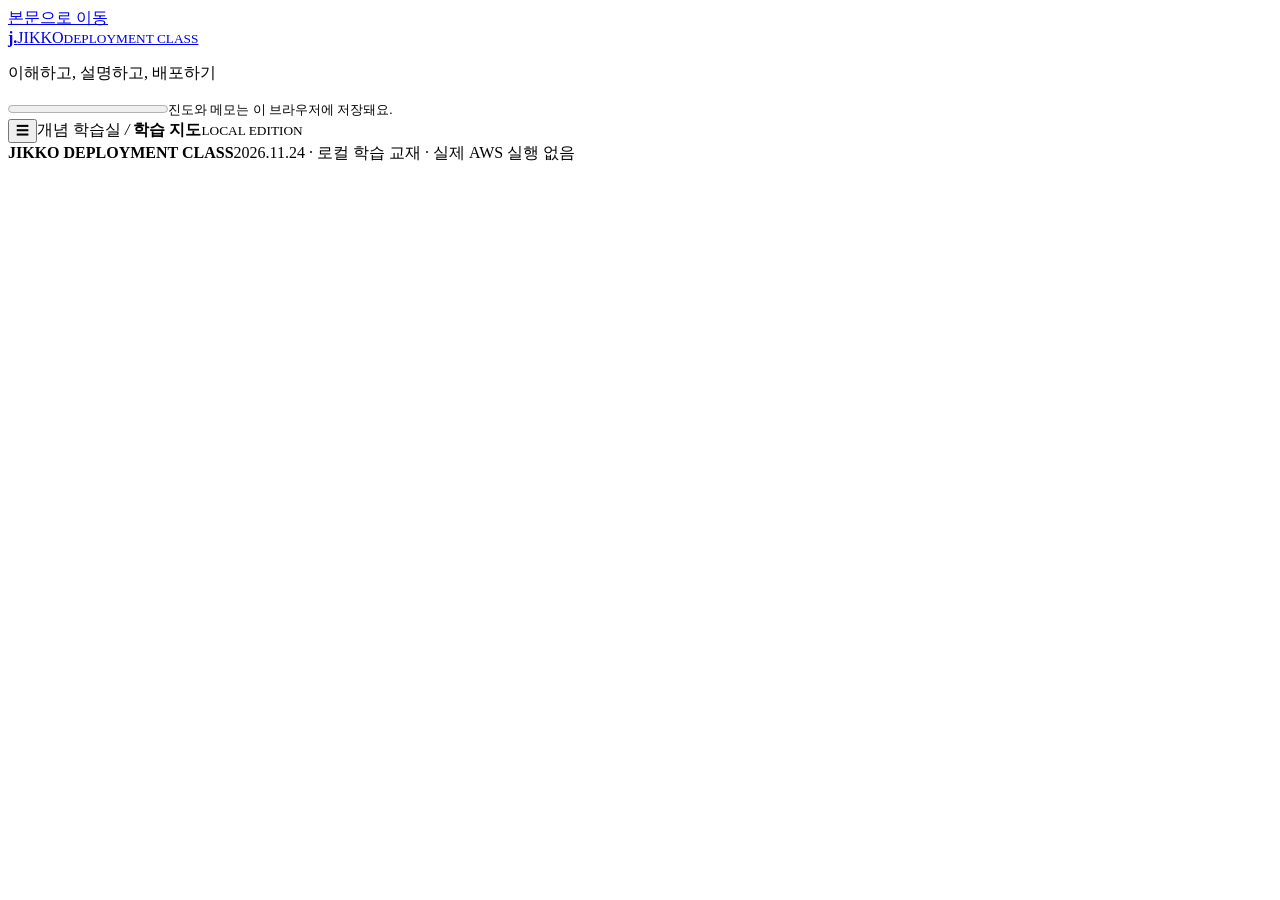
<file: web/template.html>
<!doctype html>
<html lang="ko"><head><meta charset="utf-8"><meta name="viewport" content="width=device-width, initial-scale=1"><meta name="description" content="React 개발자를 위한 Lightsail 배포 개념 수업. 환경변수부터 Docker, CI/CD, DB 복구까지 개념과 복습 퀴즈로 배워요."><title>배포 개념 교실 · JIKKO</title><style>/*__STYLE__*/</style></head>
<body><a class="skip" href="#main">본문으로 이동</a><button id="shade" hidden aria-label="메뉴 닫기"></button>
<aside id="sidebar"><a class="brand" href="#home"><b>j.</b><span>JIKKO<small>DEPLOYMENT CLASS</small></span></a><p class="nav-label">이해하고, 설명하고, 배포하기</p><nav id="nav" aria-label="학습 목차"></nav><div class="side-bottom"><span id="score"></span><progress id="progress" max="44" value="0" aria-label="복습 퀴즈 정답 진행률"></progress><small id="storage-state">진도와 메모는 이 브라우저에 저장돼요.</small></div></aside>
<div class="shell"><header><button id="menu" aria-expanded="false" aria-controls="sidebar" aria-label="학습 메뉴 열기">☰</button><span>개념 학습실 <i>/</i> <strong id="crumb">학습 지도</strong></span><small>LOCAL EDITION</small></header><main id="main" tabindex="-1"></main><footer><b>JIKKO DEPLOYMENT CLASS</b><span>2026.11.24 · 로컬 학습 교재 · 실제 AWS 실행 없음</span></footer></div><noscript>JavaScript를 켜면 개념 수업과 복습 퀴즈를 사용할 수 있어요.</noscript><script>/*__DATA__*/</script><script>/*__APP__*/</script></body></html>
</file>
